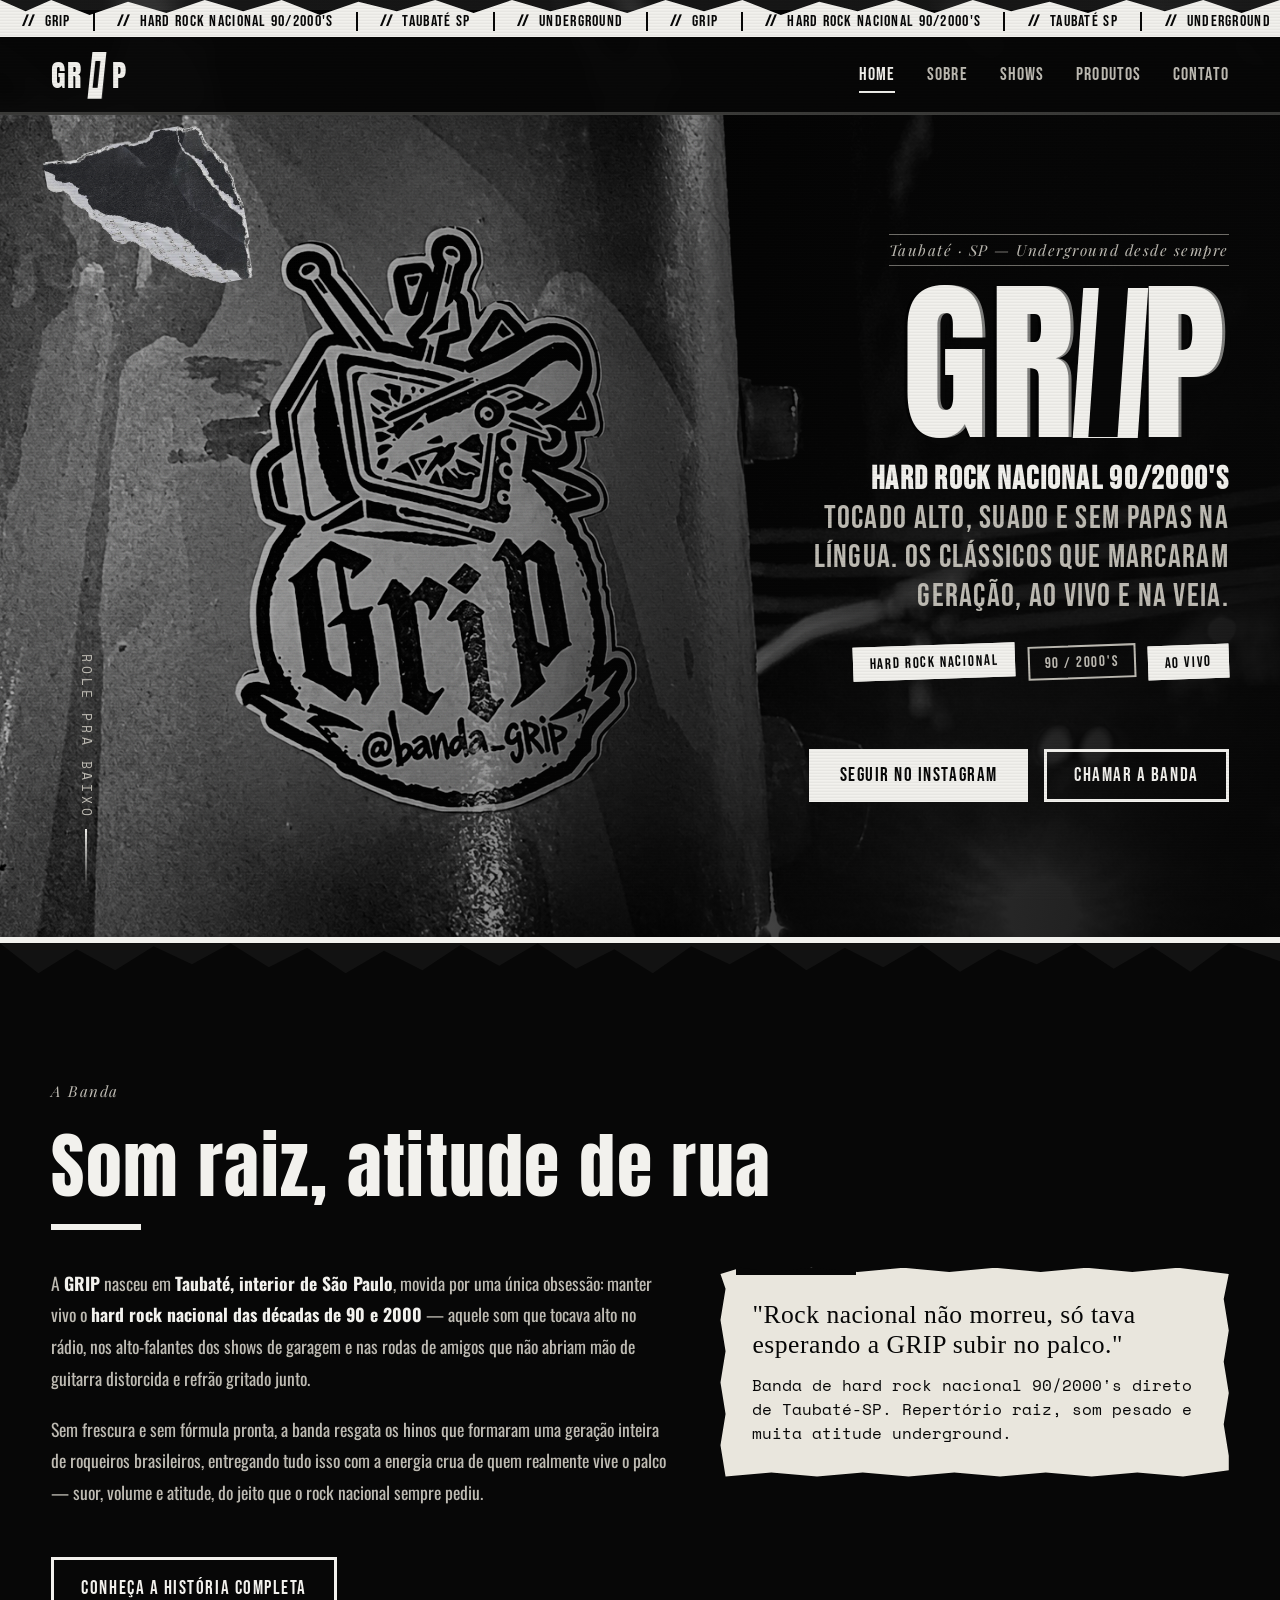
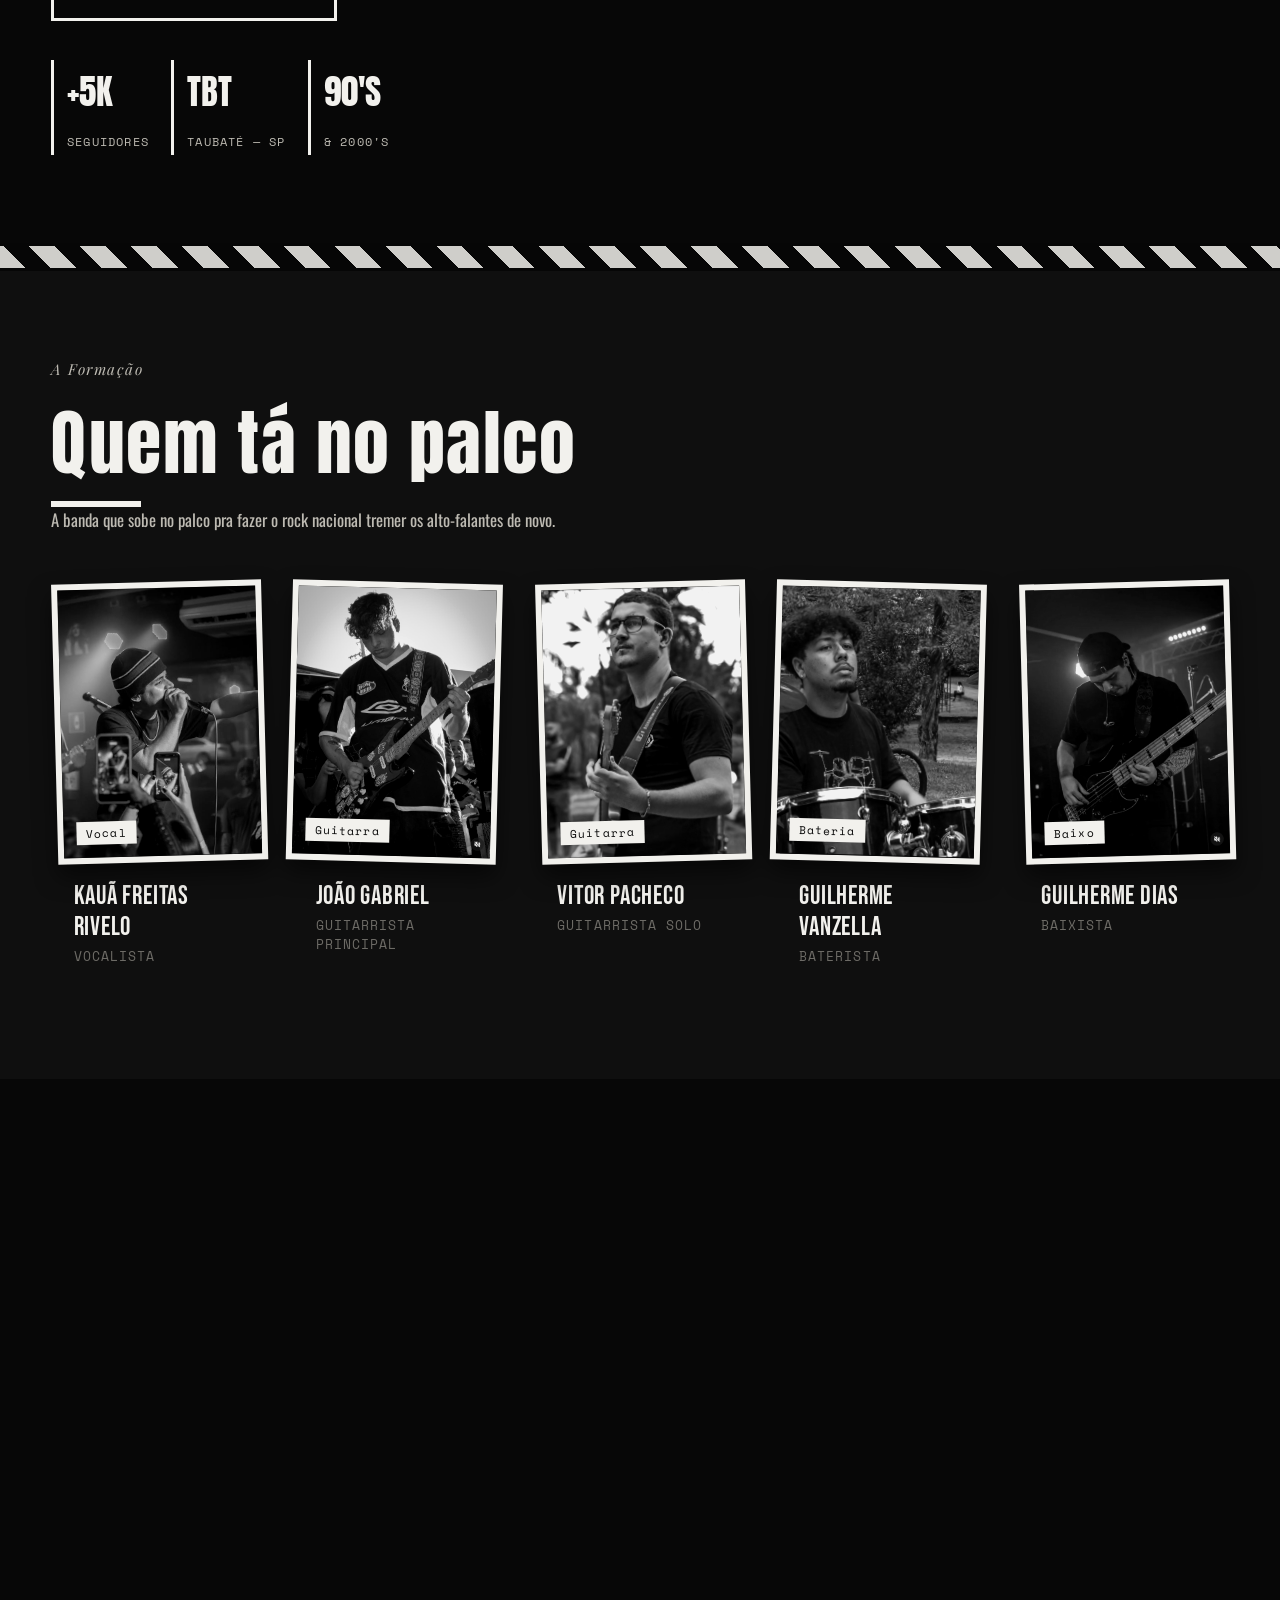
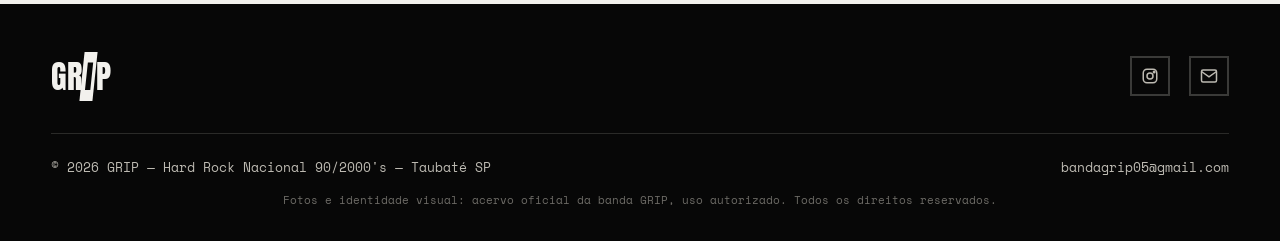
<file: index.html>
<!DOCTYPE html>
<html lang="pt-BR">
<head>
<meta charset="UTF-8">
<meta name="viewport" content="width=device-width, initial-scale=1.0">
<title>GRIP — Hard Rock Nacional 90/2000's | Taubaté SP</title>
<meta name="description" content="GRIP é uma banda de hard rock nacional 90/2000's de Taubaté-SP. Som raiz, atitude underground e os maiores hits do rock brasileiro ao vivo.">
<link rel="icon" href="data:,">
<link rel="stylesheet" href="css/style.css">
</head>
<body>

<div class="page-bg" aria-hidden="true"><img src="img/home.jpg" alt=""></div>

<div class="tracking-glitch"></div>

<div class="ticker">
  <div class="ticker__track">
    <span>GRIP</span><span>HARD ROCK NACIONAL 90/2000'S</span><span>TAUBATÉ SP</span><span>UNDERGROUND</span>
    <span>GRIP</span><span>HARD ROCK NACIONAL 90/2000'S</span><span>TAUBATÉ SP</span><span>UNDERGROUND</span>
  </div>
</div>

<header class="site-header">
  <nav class="nav container">
    <a href="index.html" class="nav__logo">GR<span>I</span>P</a>
    <button class="nav__toggle" aria-label="Abrir menu" aria-expanded="false"><span></span></button>
    <ul class="nav__links">
      <li><a href="index.html">Home</a></li>
      <li><a href="sobre.html">Sobre</a></li>
      <li><a href="shows.html">Shows</a></li>
      <li><a href="produtos.html">Produtos</a></li>
      <li><a href="contato.html">Contato</a></li>
    </ul>
  </nav>
</header>

<main>

  <!-- HERO -->
  <section class="hero">
    <div class="hero__bg" aria-hidden="true"><img src="img/grip-hero.png" alt=""></div>
    <div class="paper-corner paper-corner--hero" aria-hidden="true"></div>
    <div class="container hero__inner">
      <span class="hero__eyebrow">Taubaté · SP — Underground desde sempre</span>
      <h1 class="hero__title">GR<em>I</em>P</h1>
      <p class="hero__tagline">
        <strong>Hard rock nacional 90/2000's</strong> tocado alto, suado e sem papas na língua.
        Os clássicos que marcaram geração, ao vivo e na veia.
      </p>
      <div class="hero__meta">
        <span class="badge badge--red">HARD ROCK NACIONAL</span>
        <span class="badge badge--mustard">90 / 2000's</span>
        <span class="badge badge--red">AO VIVO</span>
      </div>
      <div class="btn-row mt-lg">
        <a class="btn btn--fill" href="https://www.instagram.com/banda_grip/" target="_blank" rel="noopener">Seguir no Instagram</a>
        <a class="btn" href="contato.html">Chamar a Banda</a>
      </div>
    </div>
    <span class="hero__scroll">ROLE PRA BAIXO</span>
  </section>

  <div class="torn-divider"></div>

  <!-- SOBRE TEASER -->
  <section class="section">
    <div class="container">
      <div class="section-head reveal">
        <span class="section-head__kicker">A Banda</span>
        <h2 class="section-head__title">Som raiz, atitude de rua</h2>
      </div>

      <div class="bio">
        <div class="bio__text reveal">
          <p>
            A <strong>GRIP</strong> nasceu em <strong>Taubaté, interior de São Paulo</strong>, movida por uma única obsessão:
            manter vivo o <strong>hard rock nacional das décadas de 90 e 2000</strong> — aquele som que tocava alto no rádio,
            nos alto-falantes dos shows de garagem e nas rodas de amigos que não abriam mão de guitarra distorcida e refrão gritado junto.
          </p>
          <p>
            Sem frescura e sem fórmula pronta, a banda resgata os hinos que formaram uma geração inteira de roqueiros brasileiros,
            entregando tudo isso com a energia crua de quem realmente vive o palco — suor, volume e atitude, do jeito que o rock nacional sempre pediu.
          </p>
          <a class="btn mt-lg" href="sobre.html">Conheça a história completa</a>

          <div class="bio__stats">
            <div class="stat">
              <span class="stat__num">+5K</span>
              <span class="stat__label">Seguidores</span>
            </div>
            <div class="stat">
              <span class="stat__num">TBT</span>
              <span class="stat__label">Taubaté — SP</span>
            </div>
            <div class="stat">
              <span class="stat__num">90'S</span>
              <span class="stat__label">& 2000's</span>
            </div>
          </div>
        </div>

        <div class="bio__clip reveal">
          <h3>"Rock nacional não morreu, só tava esperando a GRIP subir no palco."</h3>
          <p>Banda de hard rock nacional 90/2000's direto de Taubaté-SP. Repertório raiz, som pesado e muita atitude underground.</p>
        </div>
      </div>
    </div>
  </section>

  <div class="divider--tape"></div>

  <!-- INTEGRANTES TEASER -->
  <section class="section section--over-photo">
    <div class="container">
      <div class="section-head reveal">
        <span class="section-head__kicker">A Formação</span>
        <h2 class="section-head__title">Quem tá no palco</h2>
        <p class="section-head__sub">A banda que sobe no palco pra fazer o rock nacional tremer os alto-falantes de novo.</p>
      </div>

      <div class="carousel reveal">
        <button class="carousel__btn carousel__btn--prev" aria-label="Integrante anterior">&#8249;</button>
        <div class="carousel__track">

          <article class="carousel__slide member-card">
            <div class="member-card__photo tv-frame">
              <span class="member-card__role">Vocal</span>
              <img class="tv-frame__photo" src="img/vocalista.jpg" alt="Kauã Freitas Rivelo cantando ao vivo">
            </div>
            <div class="member-card__body">
              <h3 class="member-card__name">Kauã Freitas Rivelo</h3>
              <p class="member-card__instrument">Vocalista</p>
            </div>
          </article>

          <article class="carousel__slide member-card">
            <div class="member-card__photo tv-frame">
              <span class="member-card__role">Guitarra</span>
              <img class="tv-frame__photo" src="img/guitarrista-principal.jpg" alt="J. Gabris tocando guitarra">
            </div>
            <div class="member-card__body">
              <h3 class="member-card__name">João Gabriel</h3>
              <p class="member-card__instrument">Guitarrista Principal</p>
            </div>
          </article>

          <article class="carousel__slide member-card">
            <div class="member-card__photo tv-frame">
              <span class="member-card__role">Guitarra</span>
              <img class="tv-frame__photo" src="img/guitarrista-solo.jpg" alt="O Pacheco tocando guitarra">
            </div>
            <div class="member-card__body">
              <h3 class="member-card__name">Vitor Pacheco</h3>
              <p class="member-card__instrument">Guitarrista Solo</p>
            </div>
          </article>

          <article class="carousel__slide member-card">
            <div class="member-card__photo tv-frame">
              <span class="member-card__role">Bateria</span>
              <img class="tv-frame__photo" src="img/baterista.jpg" alt="Baterista da GRIP">
            </div>
            <div class="member-card__body">
              <h3 class="member-card__name">Guilherme Vanzella</h3>
              <p class="member-card__instrument">Baterista</p>
            </div>
          </article>

          <article class="carousel__slide member-card">
            <div class="member-card__photo tv-frame">
              <span class="member-card__role">Baixo</span>
              <img class="tv-frame__photo" src="img/baixista.jpg" alt="Baixista da GRIP">
            </div>
            <div class="member-card__body">
              <h3 class="member-card__name">Guilherme Dias</h3>
              <p class="member-card__instrument">Baixista</p>
            </div>
          </article>

        </div>
        <button class="carousel__btn carousel__btn--next" aria-label="Próximo integrante">&#8250;</button>
        <div class="carousel__counter"><strong data-current>01</strong> / <span data-total>05</span></div>
      </div>
    </div>
  </section>

  <!-- CHAMADA SHOWS -->
  <section class="section">
    <div class="container">
      <div class="shows-cta reveal">
        <span class="badge badge--mustard">Agenda</span>
        <h3>Quer ver a GRIP ao vivo?</h3>
        <p>Datas e locais de show são anunciados em primeira mão no Instagram da banda. Segue lá pra não perder o próximo rolê.</p>
        <div class="btn-row">
          <a class="btn btn--fill" href="https://www.instagram.com/banda_grip/" target="_blank" rel="noopener">Ver agenda no Instagram</a>
          <a class="btn" href="shows.html">Página de shows</a>
        </div>
      </div>
    </div>
  </section>

</main>

<footer class="site-footer">
  <div class="container footer-inner">
    <div class="footer-logo">GR<span>I</span>P</div>
    <div class="footer-social">
      <a href="https://www.instagram.com/banda_grip/" target="_blank" rel="noopener" aria-label="Instagram">
        <svg viewBox="0 0 24 24" fill="none" stroke="currentColor" stroke-width="2"><rect x="3" y="3" width="18" height="18" rx="5"/><circle cx="12" cy="12" r="4"/><circle cx="17.5" cy="6.5" r="1"/></svg>
      </a>
      <a href="mailto:bandagrip05@gmail.com" aria-label="E-mail">
        <svg viewBox="0 0 24 24" fill="none" stroke="currentColor" stroke-width="2"><rect x="2" y="4" width="20" height="16" rx="2"/><path d="m2 6 10 7 10-7"/></svg>
      </a>
    </div>
  </div>
  <div class="container footer-bottom">
    <span>&copy; <span data-year></span> GRIP — Hard Rock Nacional 90/2000's — Taubaté SP</span>
    <span>bandagrip05@gmail.com</span>
  </div>
  <div class="container footer-credits">
    Fotos e identidade visual: acervo oficial da banda GRIP, uso autorizado. Todos os direitos reservados.
  </div>
</footer>

<script src="js/main.js"></script>
</body>
</html>
</file>
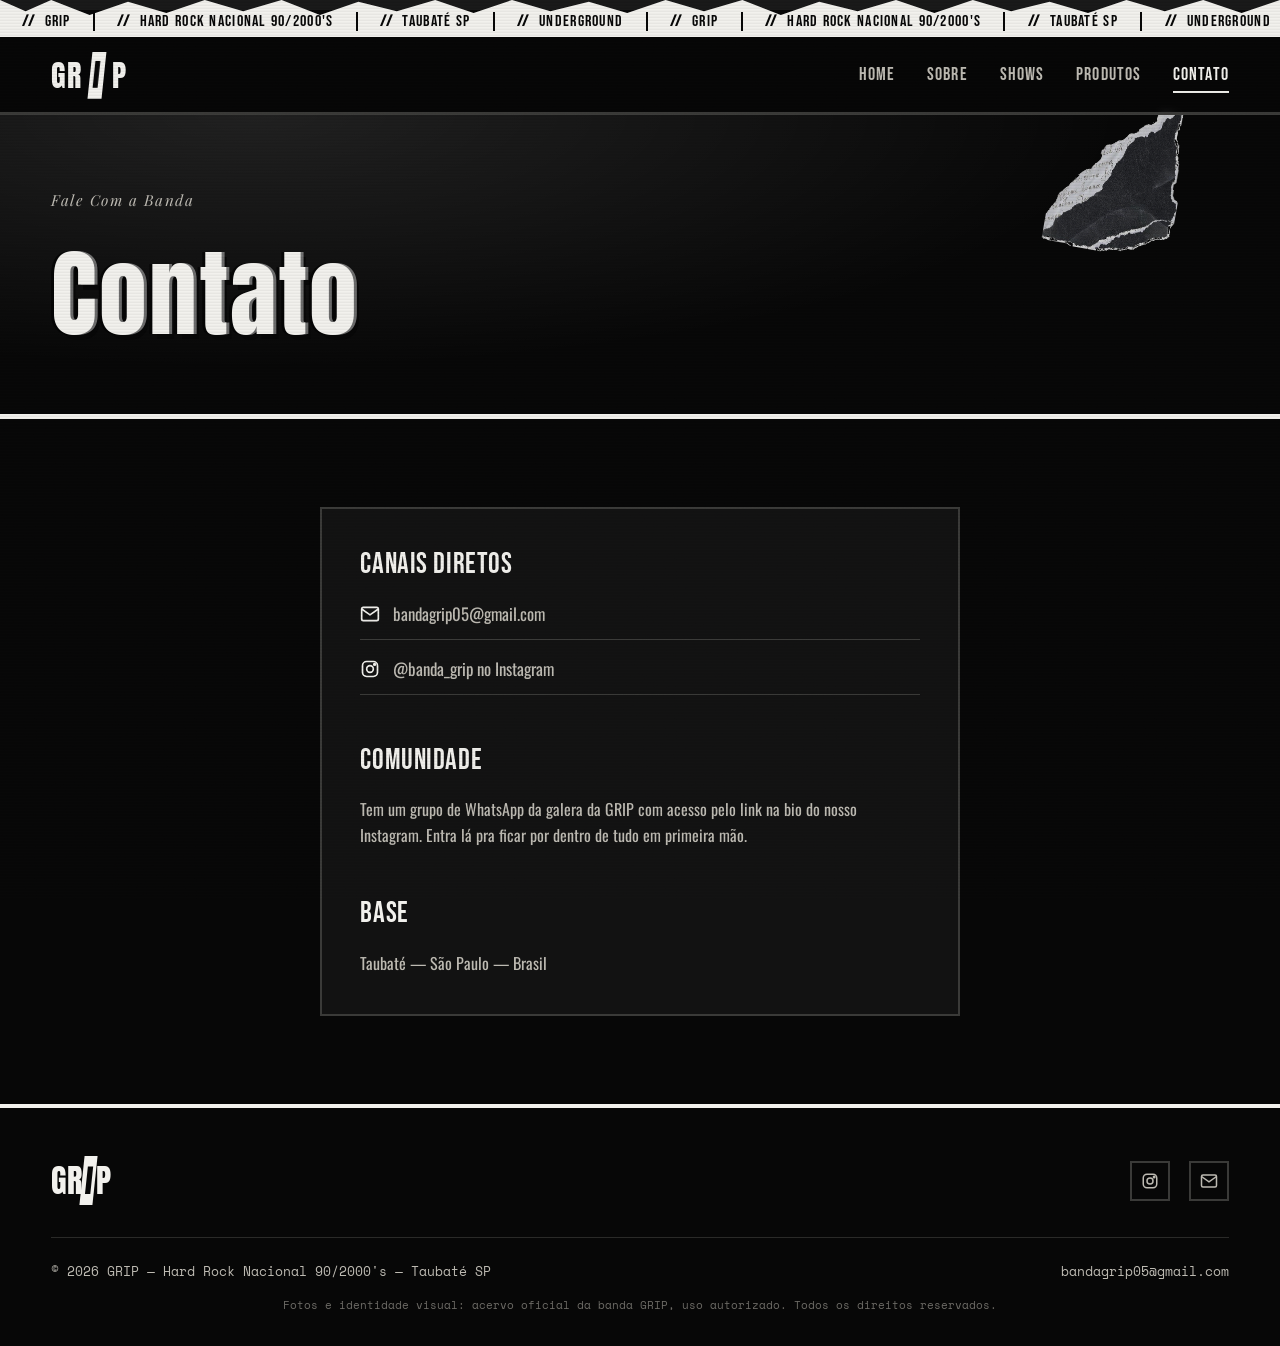
<file: contato.html>
<!DOCTYPE html>
<html lang="pt-BR">
<head>
<meta charset="UTF-8">
<meta name="viewport" content="width=device-width, initial-scale=1.0">
<title>Contato | GRIP — Hard Rock Nacional 90/2000's</title>
<meta name="description" content="Fale com a GRIP para contratações, parcerias e imprensa. Banda de hard rock nacional 90/2000's de Taubaté-SP.">
<link rel="icon" href="data:,">
<link rel="stylesheet" href="css/style.css">
</head>
<body>

<div class="tracking-glitch"></div>

<div class="ticker">
  <div class="ticker__track">
    <span>GRIP</span><span>HARD ROCK NACIONAL 90/2000'S</span><span>TAUBATÉ SP</span><span>UNDERGROUND</span>
    <span>GRIP</span><span>HARD ROCK NACIONAL 90/2000'S</span><span>TAUBATÉ SP</span><span>UNDERGROUND</span>
  </div>
</div>

<header class="site-header">
  <nav class="nav container">
    <a href="index.html" class="nav__logo">GR<span>I</span>P</a>
    <button class="nav__toggle" aria-label="Abrir menu" aria-expanded="false"><span></span></button>
    <ul class="nav__links">
      <li><a href="index.html">Home</a></li>
      <li><a href="sobre.html">Sobre</a></li>
      <li><a href="shows.html">Shows</a></li>
      <li><a href="produtos.html">Produtos</a></li>
      <li><a href="contato.html">Contato</a></li>
    </ul>
  </nav>
</header>

<main>

  <section class="page-hero">
    <div class="paper-corner" aria-hidden="true"></div>
    <div class="container">
      <span class="page-hero__kicker">Fale Com a Banda</span>
      <h1 class="page-hero__title">Contato</h1>
    </div>
  </section>

  <section class="section">
    <div class="container">
      <div class="contact-grid">

        <div class="contact-card reveal">
          <h3>Canais Diretos</h3>
          <div class="contact-list">
            <a href="mailto:bandagrip05@gmail.com">
              <svg viewBox="0 0 24 24" fill="none" stroke-width="2"><rect x="2" y="4" width="20" height="16" rx="2"/><path d="m2 6 10 7 10-7"/></svg>
              bandagrip05@gmail.com
            </a>
            <a href="https://www.instagram.com/banda_grip/" target="_blank" rel="noopener">
              <svg viewBox="0 0 24 24" fill="none" stroke-width="2"><rect x="3" y="3" width="18" height="18" rx="5"/><circle cx="12" cy="12" r="4"/><circle cx="17.5" cy="6.5" r="1"/></svg>
              @banda_grip no Instagram
            </a>
          </div>

          <h3 class="mt-lg">Comunidade</h3>
          <p style="color:var(--paper-dim); line-height:1.6;">
            Tem um grupo de WhatsApp da galera da GRIP com acesso pelo link na bio do nosso Instagram.
            Entra lá pra ficar por dentro de tudo em primeira mão.
          </p>

          <h3 class="mt-lg">Base</h3>
          <p style="color:var(--paper-dim); line-height:1.6;">Taubaté — São Paulo — Brasil</p>
        </div>

      </div>
    </div>
  </section>

</main>

<footer class="site-footer">
  <div class="container footer-inner">
    <div class="footer-logo">GR<span>I</span>P</div>
    <div class="footer-social">
      <a href="https://www.instagram.com/banda_grip/" target="_blank" rel="noopener" aria-label="Instagram">
        <svg viewBox="0 0 24 24" fill="none" stroke="currentColor" stroke-width="2"><rect x="3" y="3" width="18" height="18" rx="5"/><circle cx="12" cy="12" r="4"/><circle cx="17.5" cy="6.5" r="1"/></svg>
      </a>
      <a href="mailto:bandagrip05@gmail.com" aria-label="E-mail">
        <svg viewBox="0 0 24 24" fill="none" stroke="currentColor" stroke-width="2"><rect x="2" y="4" width="20" height="16" rx="2"/><path d="m2 6 10 7 10-7"/></svg>
      </a>
    </div>
  </div>
  <div class="container footer-bottom">
    <span>&copy; <span data-year></span> GRIP — Hard Rock Nacional 90/2000's — Taubaté SP</span>
    <span>bandagrip05@gmail.com</span>
  </div>
  <div class="container footer-credits">
    Fotos e identidade visual: acervo oficial da banda GRIP, uso autorizado. Todos os direitos reservados.
  </div>
</footer>

<script src="js/main.js"></script>
</body>
</html>
</file>
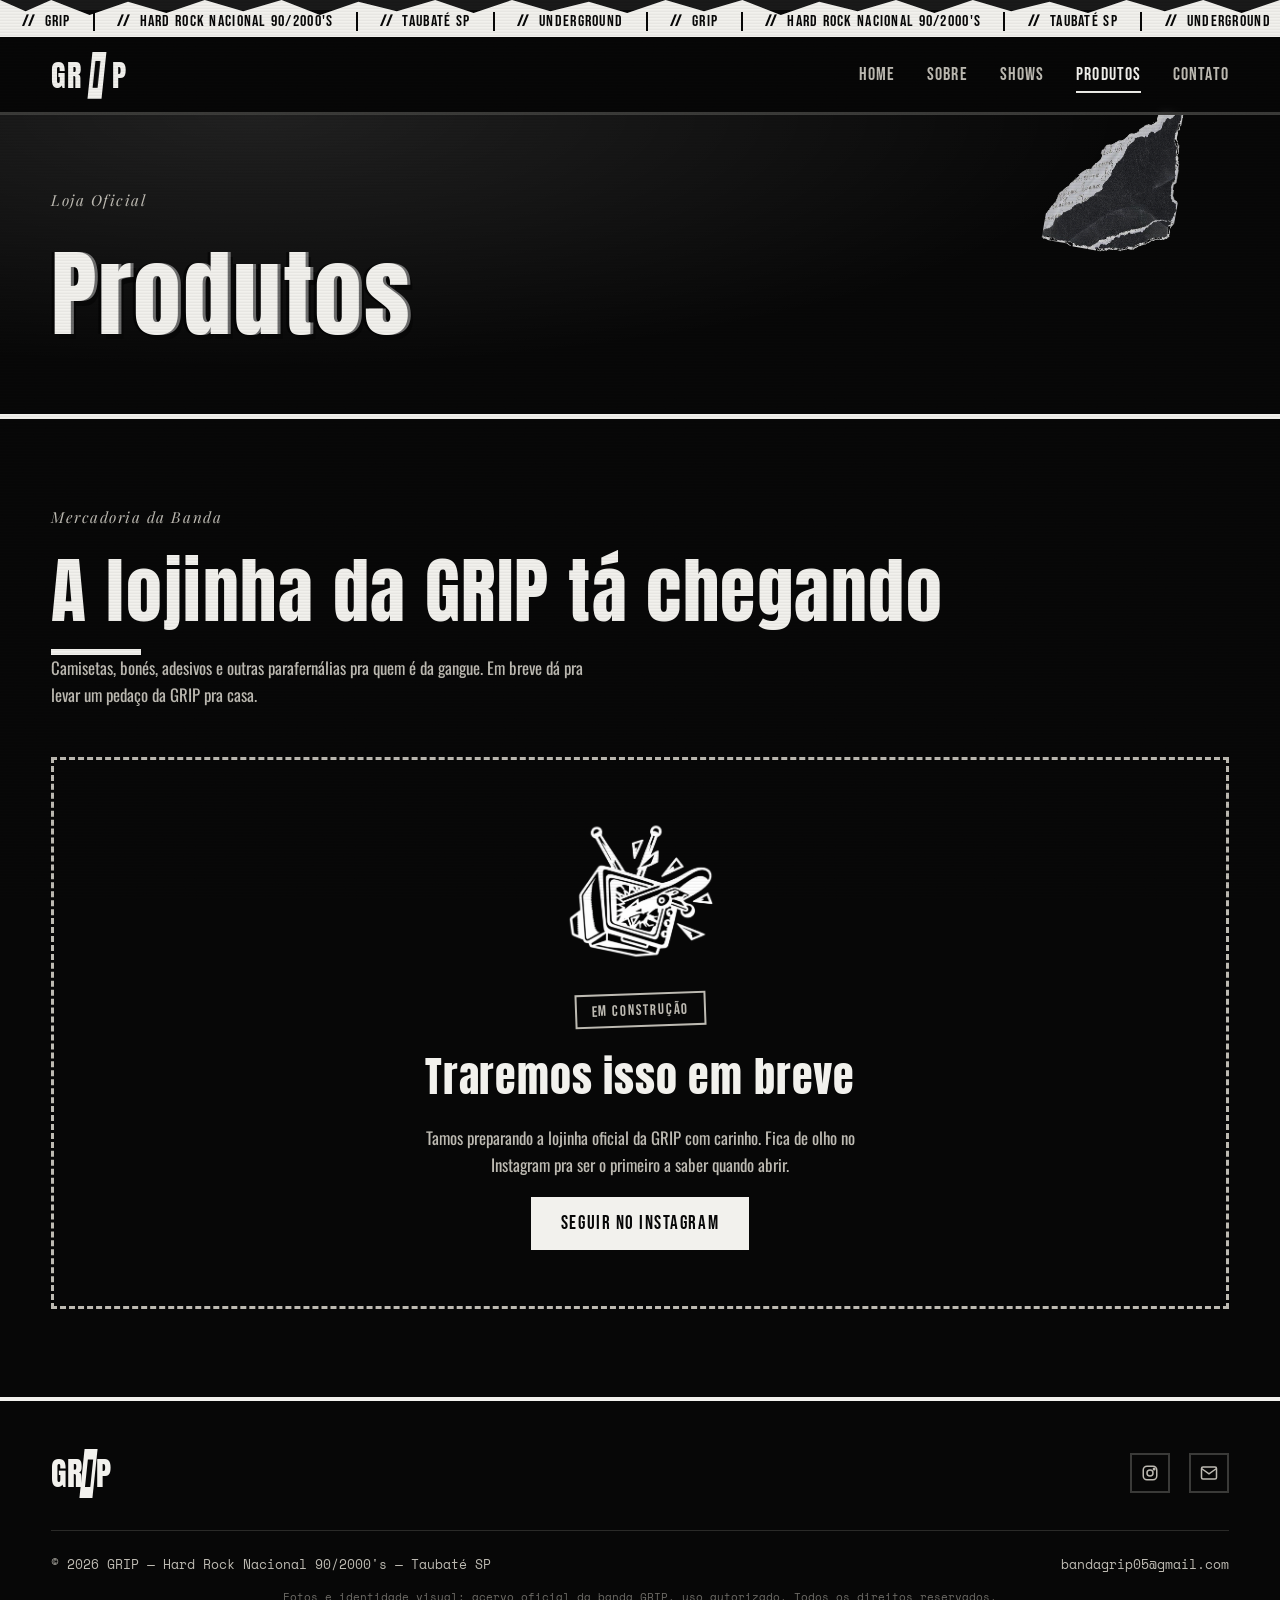
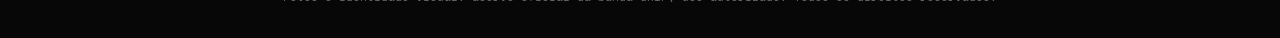
<file: produtos.html>
<!DOCTYPE html>
<html lang="pt-BR">
<head>
<meta charset="UTF-8">
<meta name="viewport" content="width=device-width, initial-scale=1.0">
<title>Produtos | GRIP — Hard Rock Nacional 90/2000's</title>
<meta name="description" content="Loja oficial da GRIP, banda de hard rock nacional 90/2000's de Taubaté-SP. Camisetas, bonés e mais — em breve.">
<link rel="icon" href="data:,">
<link rel="stylesheet" href="css/style.css">
</head>
<body>

<div class="tracking-glitch"></div>

<div class="ticker">
  <div class="ticker__track">
    <span>GRIP</span><span>HARD ROCK NACIONAL 90/2000'S</span><span>TAUBATÉ SP</span><span>UNDERGROUND</span>
    <span>GRIP</span><span>HARD ROCK NACIONAL 90/2000'S</span><span>TAUBATÉ SP</span><span>UNDERGROUND</span>
  </div>
</div>

<header class="site-header">
  <nav class="nav container">
    <a href="index.html" class="nav__logo">GR<span>I</span>P</a>
    <button class="nav__toggle" aria-label="Abrir menu" aria-expanded="false"><span></span></button>
    <ul class="nav__links">
      <li><a href="index.html">Home</a></li>
      <li><a href="sobre.html">Sobre</a></li>
      <li><a href="shows.html">Shows</a></li>
      <li><a href="produtos.html">Produtos</a></li>
      <li><a href="contato.html">Contato</a></li>
    </ul>
  </nav>
</header>

<main>

  <section class="page-hero">
    <div class="paper-corner" aria-hidden="true"></div>
    <div class="container">
      <span class="page-hero__kicker">Loja Oficial</span>
      <h1 class="page-hero__title">Produtos</h1>
    </div>
  </section>

  <section class="section">
    <div class="container">
      <div class="section-head reveal">
        <span class="section-head__kicker">Mercadoria da Banda</span>
        <h2 class="section-head__title">A lojinha da GRIP tá chegando</h2>
        <p class="section-head__sub">
          Camisetas, bonés, adesivos e outras parafernálias pra quem é da gangue.
          Em breve dá pra levar um pedaço da GRIP pra casa.
        </p>
      </div>

      <!--
        =================================================================
        CATÁLOGO DE PRODUTOS — EM DESENVOLVIMENTO
        =================================================================
        A loja ainda não está disponível. Quando os produtos e fotos
        estiverem prontos, substituir o bloco ".coming-soon" abaixo por
        um grid nos moldes do rascunho a seguir (reaproveitando o padrão
        visual já usado em .members / .tv-frame no resto do site):

        <div class="product-grid">

          <article class="product-card reveal">
            <div class="product-card__photo tv-frame">
              <img class="tv-frame__photo" src="img/produto-camiseta-preta.jpg" alt="Camiseta preta GRIP">
            </div>
            <div class="product-card__body">
              <h3 class="product-card__name">Camiseta GRIP — Logo Clássico</h3>
              <p class="product-card__desc">100% algodão, estampa frente e costas.</p>
              <p class="product-card__price">R$ 89,90</p>
              <a class="btn btn--fill" href="#">Comprar</a>
            </div>
          </article>

          <article class="product-card reveal">
            <div class="product-card__photo tv-frame">
              <img class="tv-frame__photo" src="img/produto-bone.jpg" alt="Boné GRIP">
            </div>
            <div class="product-card__body">
              <h3 class="product-card__name">Boné GRIP</h3>
              <p class="product-card__desc">Aba curva, bordado frontal.</p>
              <p class="product-card__price">R$ 59,90</p>
              <a class="btn btn--fill" href="#">Comprar</a>
            </div>
          </article>

          <article class="product-card reveal">
            <div class="product-card__photo tv-frame">
              <img class="tv-frame__photo" src="img/produto-adesivos.jpg" alt="Kit de adesivos GRIP">
            </div>
            <div class="product-card__body">
              <h3 class="product-card__name">Kit de Adesivos</h3>
              <p class="product-card__desc">5 adesivos variados, igual o da rua.</p>
              <p class="product-card__price">R$ 19,90</p>
              <a class="btn btn--fill" href="#">Comprar</a>
            </div>
          </article>

          <article class="product-card reveal">
            <div class="product-card__photo tv-frame">
              <img class="tv-frame__photo" src="img/produto-ep-fisico.jpg" alt="EP físico GRIP">
            </div>
            <div class="product-card__body">
              <h3 class="product-card__name">EP Físico — Edição Limitada</h3>
              <p class="product-card__desc">Com encarte, numerado.</p>
              <p class="product-card__price">R$ 69,90</p>
              <a class="btn btn--fill" href="#">Comprar</a>
            </div>
          </article>

        </div>

        CSS correspondente (".product-grid", ".product-card", etc.) já está
        pronto em css/style.css, na seção "PRODUTOS (catálogo futuro)".
        =================================================================
      -->

      <div class="coming-soon reveal">
        <img class="coming-soon__logo" src="img/grip-logo-tv.png" alt="Logo da GRIP">
        <span class="badge badge--mustard">Em Construção</span>
        <h3>Traremos isso em breve</h3>
        <p>Tamos preparando a lojinha oficial da GRIP com carinho. Fica de olho no Instagram pra ser o primeiro a saber quando abrir.</p>
        <div class="btn-row">
          <a class="btn btn--fill" href="https://www.instagram.com/banda_grip/" target="_blank" rel="noopener">Seguir no Instagram</a>
        </div>
      </div>
    </div>
  </section>

</main>

<footer class="site-footer">
  <div class="container footer-inner">
    <div class="footer-logo">GR<span>I</span>P</div>
    <div class="footer-social">
      <a href="https://www.instagram.com/banda_grip/" target="_blank" rel="noopener" aria-label="Instagram">
        <svg viewBox="0 0 24 24" fill="none" stroke="currentColor" stroke-width="2"><rect x="3" y="3" width="18" height="18" rx="5"/><circle cx="12" cy="12" r="4"/><circle cx="17.5" cy="6.5" r="1"/></svg>
      </a>
      <a href="mailto:bandagrip05@gmail.com" aria-label="E-mail">
        <svg viewBox="0 0 24 24" fill="none" stroke="currentColor" stroke-width="2"><rect x="2" y="4" width="20" height="16" rx="2"/><path d="m2 6 10 7 10-7"/></svg>
      </a>
    </div>
  </div>
  <div class="container footer-bottom">
    <span>&copy; <span data-year></span> GRIP — Hard Rock Nacional 90/2000's — Taubaté SP</span>
    <span>bandagrip05@gmail.com</span>
  </div>
  <div class="container footer-credits">
    Fotos e identidade visual: acervo oficial da banda GRIP, uso autorizado. Todos os direitos reservados.
  </div>
</footer>

<script src="js/main.js"></script>
</body>
</html>
</file>
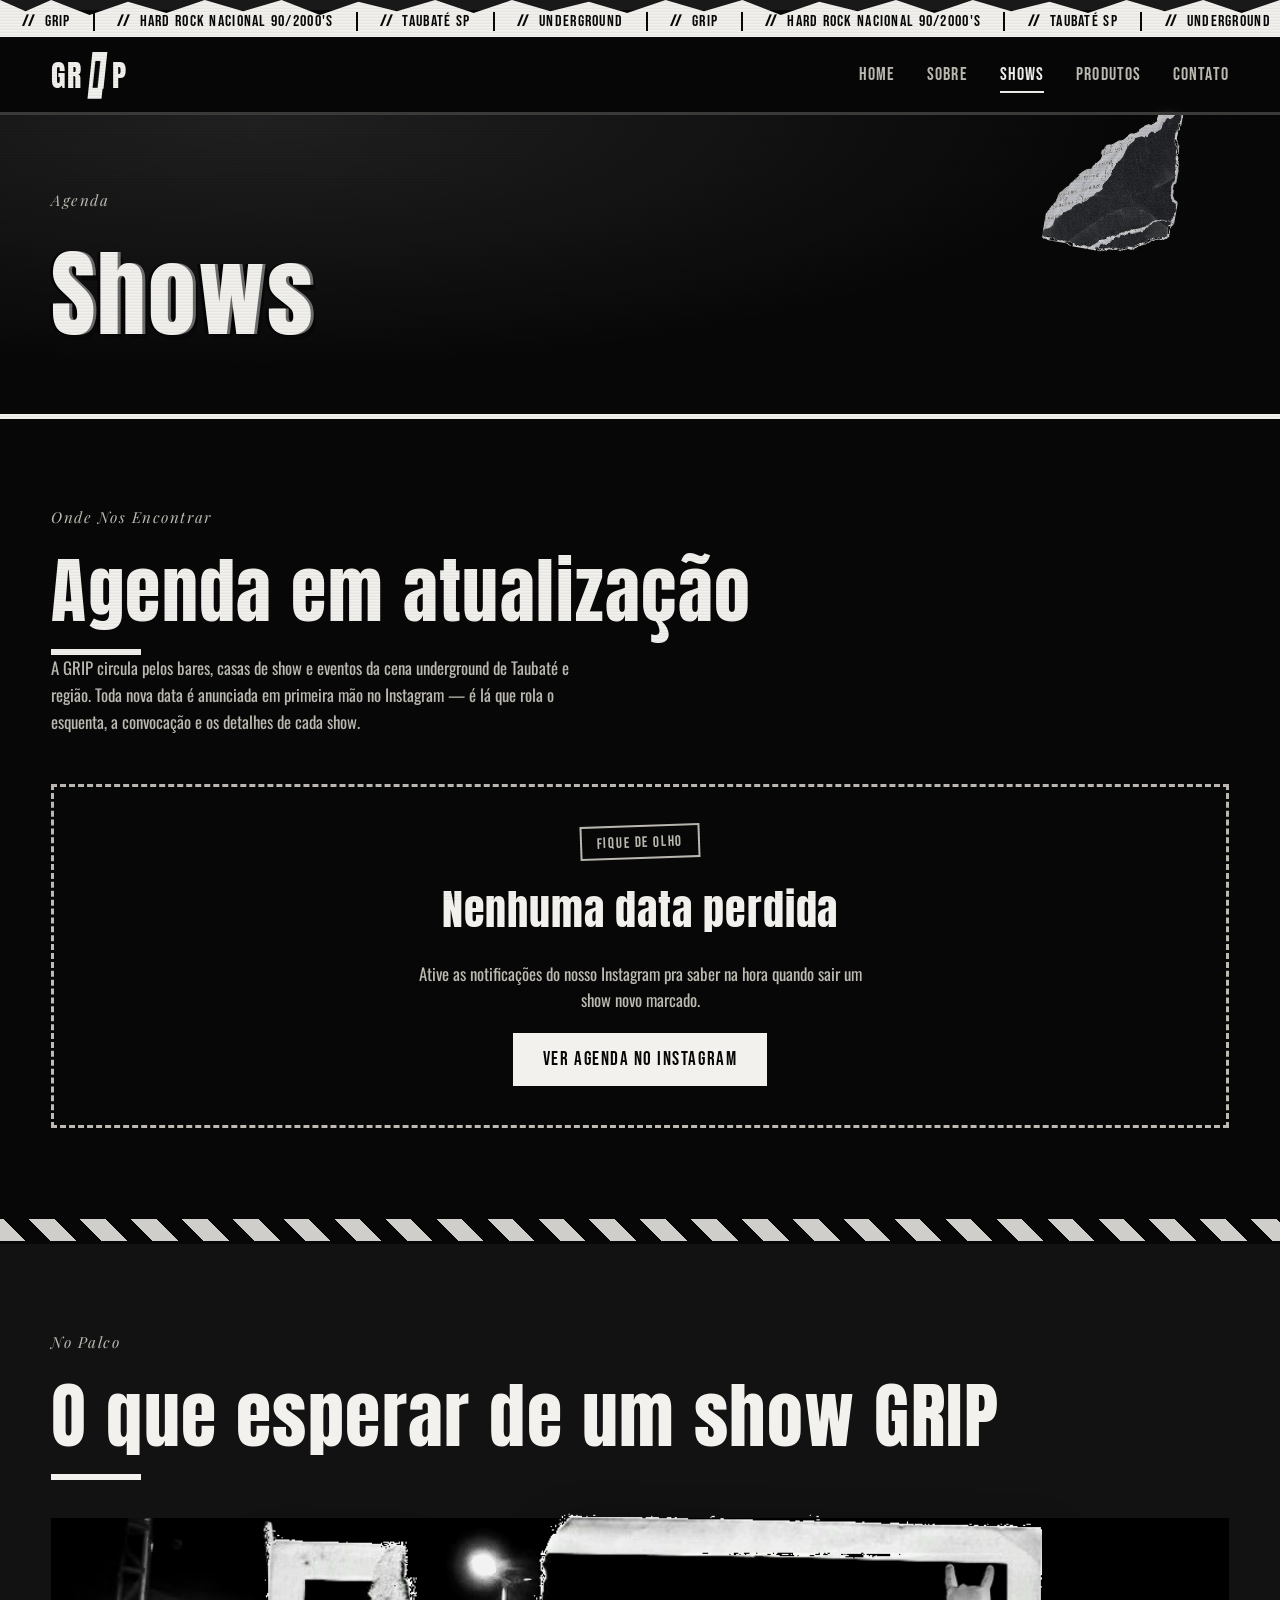
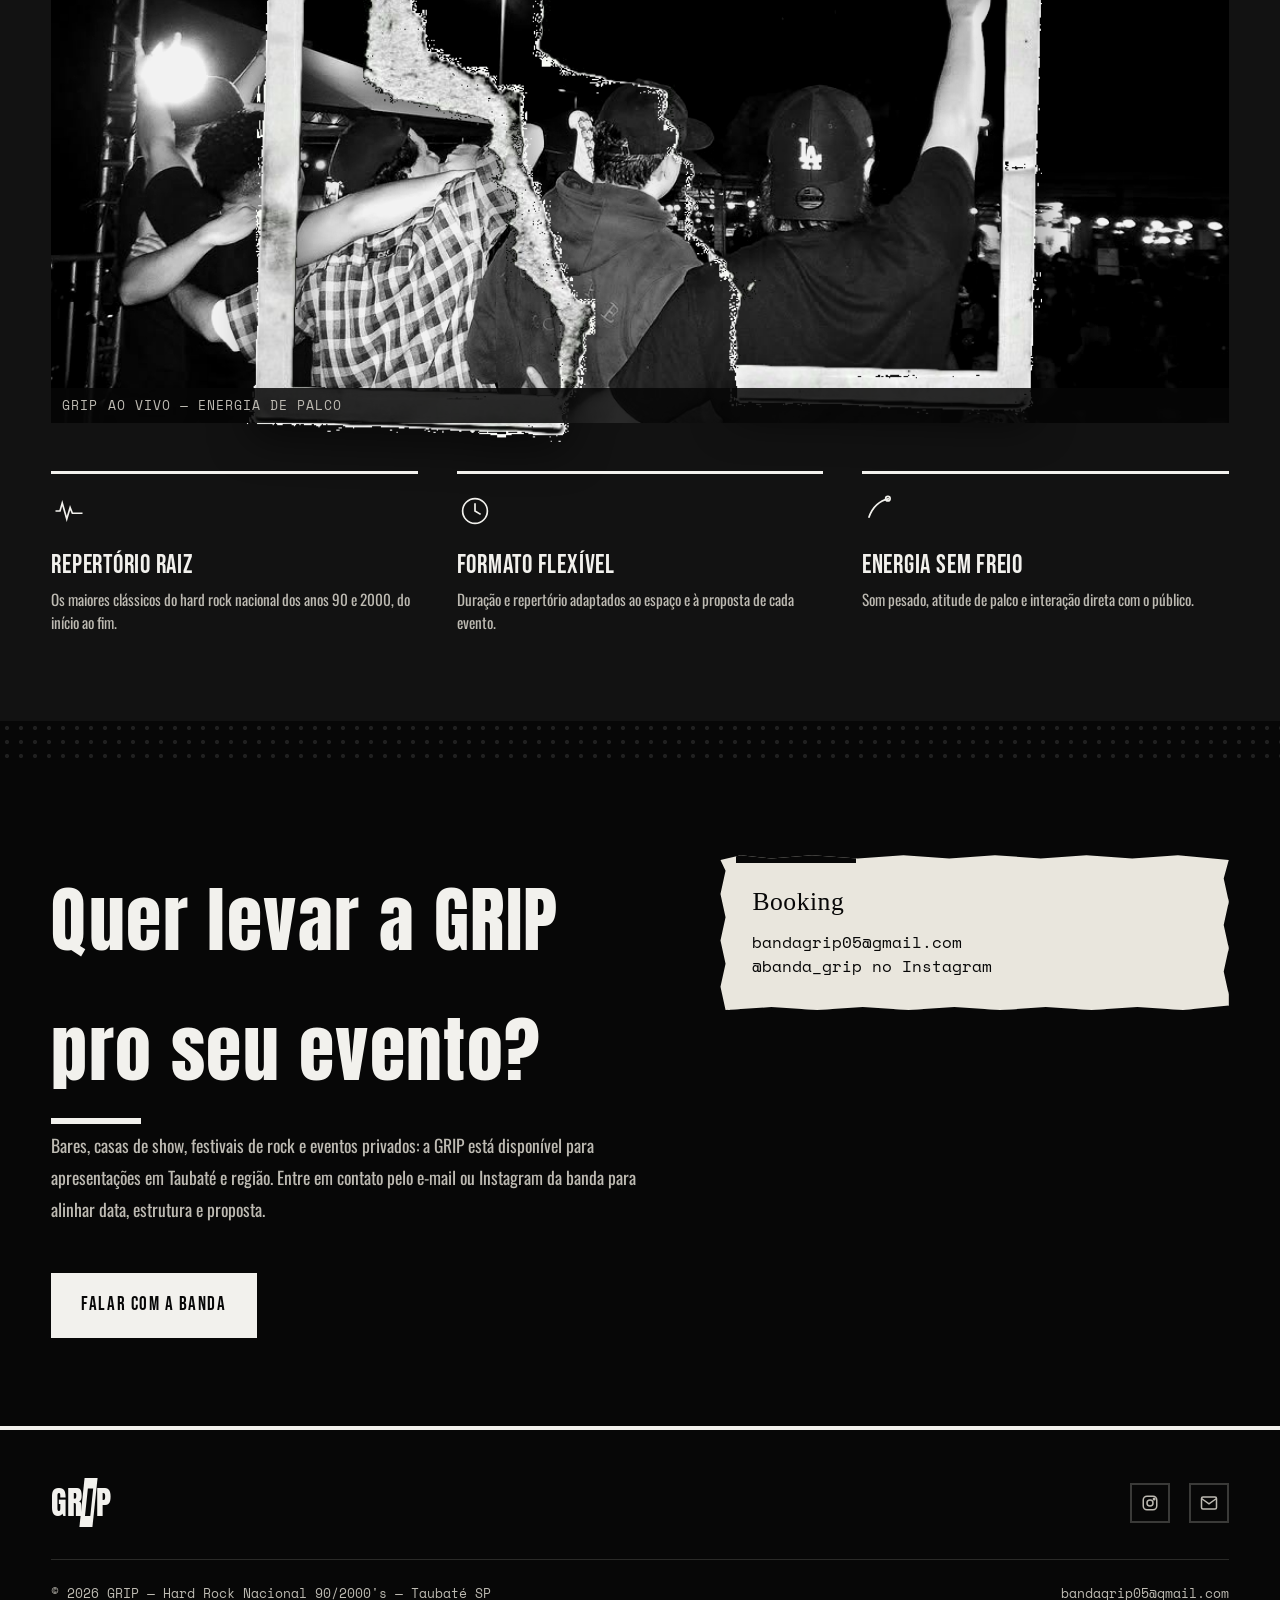
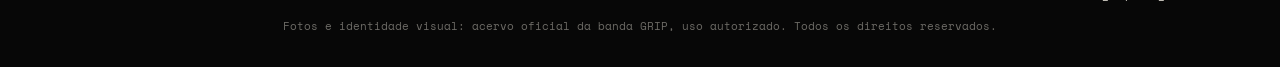
<file: shows.html>
<!DOCTYPE html>
<html lang="pt-BR">
<head>
<meta charset="UTF-8">
<meta name="viewport" content="width=device-width, initial-scale=1.0">
<title>Shows & Agenda | GRIP — Hard Rock Nacional 90/2000's</title>
<meta name="description" content="Agenda de shows da GRIP, banda de hard rock nacional 90/2000's de Taubaté-SP. Contrate a banda para seu evento.">
<link rel="icon" href="data:,">
<link rel="stylesheet" href="css/style.css">
</head>
<body>

<div class="tracking-glitch"></div>

<div class="ticker">
  <div class="ticker__track">
    <span>GRIP</span><span>HARD ROCK NACIONAL 90/2000'S</span><span>TAUBATÉ SP</span><span>UNDERGROUND</span>
    <span>GRIP</span><span>HARD ROCK NACIONAL 90/2000'S</span><span>TAUBATÉ SP</span><span>UNDERGROUND</span>
  </div>
</div>

<header class="site-header">
  <nav class="nav container">
    <a href="index.html" class="nav__logo">GR<span>I</span>P</a>
    <button class="nav__toggle" aria-label="Abrir menu" aria-expanded="false"><span></span></button>
    <ul class="nav__links">
      <li><a href="index.html">Home</a></li>
      <li><a href="sobre.html">Sobre</a></li>
      <li><a href="shows.html">Shows</a></li>
      <li><a href="produtos.html">Produtos</a></li>
      <li><a href="contato.html">Contato</a></li>
    </ul>
  </nav>
</header>

<main>

  <section class="page-hero">
    <div class="paper-corner" aria-hidden="true"></div>
    <div class="container">
      <span class="page-hero__kicker">Agenda</span>
      <h1 class="page-hero__title">Shows</h1>
    </div>
  </section>

  <section class="section">
    <div class="container">
      <div class="section-head reveal">
        <span class="section-head__kicker">Onde Nos Encontrar</span>
        <h2 class="section-head__title">Agenda em atualização</h2>
        <p class="section-head__sub">
          A GRIP circula pelos bares, casas de show e eventos da cena underground de Taubaté e região.
          Toda nova data é anunciada em primeira mão no Instagram — é lá que rola o esquenta, a convocação e os detalhes de cada show.
        </p>
      </div>

      <div class="shows-cta reveal">
        <span class="badge badge--mustard">Fique de Olho</span>
        <h3>Nenhuma data perdida</h3>
        <p>Ative as notificações do nosso Instagram pra saber na hora quando sair um show novo marcado.</p>
        <div class="btn-row">
          <a class="btn btn--fill" href="https://www.instagram.com/banda_grip/" target="_blank" rel="noopener">Ver agenda no Instagram</a>
        </div>
      </div>
    </div>
  </section>

  <div class="divider--tape"></div>

  <!-- O QUE ESPERAR -->
  <section class="section section--alt">
    <div class="container">
      <div class="section-head reveal">
        <span class="section-head__kicker">No Palco</span>
        <h2 class="section-head__title">O que esperar de um show GRIP</h2>
      </div>

      <div class="tv-frame tv-frame--wide reveal">
        <img class="tv-frame__photo" src="img/show-crowd.jpg" alt="Plateia da GRIP vibrando em show">
        <span class="gallery__caption">GRIP ao vivo — energia de palco</span>
      </div>

      <div class="feature-grid">
        <div class="feature-item reveal">
          <svg viewBox="0 0 64 64" fill="none" stroke="#f2f1ed" stroke-width="3"><path d="M8 32h8l4-14 8 28 6-20 4 10h18"/></svg>
          <h3>Repertório Raiz</h3>
          <p>Os maiores clássicos do hard rock nacional dos anos 90 e 2000, do início ao fim.</p>
        </div>
        <div class="feature-item reveal">
          <svg viewBox="0 0 64 64" fill="none" stroke="#f2f1ed" stroke-width="3"><circle cx="32" cy="32" r="22"/><path d="M32 18v14l10 6"/></svg>
          <h3>Formato Flexível</h3>
          <p>Duração e repertório adaptados ao espaço e à proposta de cada evento.</p>
        </div>
        <div class="feature-item reveal">
          <svg viewBox="0 0 64 64" fill="none" stroke="#f2f1ed" stroke-width="3"><path d="M12 44c6-18 18-30 36-34"/><circle cx="46" cy="10" r="4"/></svg>
          <h3>Energia Sem Freio</h3>
          <p>Som pesado, atitude de palco e interação direta com o público.</p>
        </div>
      </div>
    </div>
  </section>

  <div class="divider"></div>

  <!-- BOOKING -->
  <section class="section">
    <div class="container">
      <div class="bio">
        <div class="bio__text reveal">
          <h2 class="section-head__title" style="margin-bottom:1rem;">Quer levar a GRIP pro seu evento?</h2>
          <p>
            Bares, casas de show, festivais de rock e eventos privados: a GRIP está disponível para apresentações
            em Taubaté e região. Entre em contato pelo e-mail ou Instagram da banda para alinhar data, estrutura e proposta.
          </p>
          <a class="btn btn--fill mt-lg" href="contato.html">Falar com a Banda</a>
        </div>
        <div class="bio__clip reveal">
          <h3>Booking</h3>
          <p>bandagrip05@gmail.com<br>@banda_grip no Instagram</p>
        </div>
      </div>
    </div>
  </section>

</main>

<footer class="site-footer">
  <div class="container footer-inner">
    <div class="footer-logo">GR<span>I</span>P</div>
    <div class="footer-social">
      <a href="https://www.instagram.com/banda_grip/" target="_blank" rel="noopener" aria-label="Instagram">
        <svg viewBox="0 0 24 24" fill="none" stroke="currentColor" stroke-width="2"><rect x="3" y="3" width="18" height="18" rx="5"/><circle cx="12" cy="12" r="4"/><circle cx="17.5" cy="6.5" r="1"/></svg>
      </a>
      <a href="mailto:bandagrip05@gmail.com" aria-label="E-mail">
        <svg viewBox="0 0 24 24" fill="none" stroke="currentColor" stroke-width="2"><rect x="2" y="4" width="20" height="16" rx="2"/><path d="m2 6 10 7 10-7"/></svg>
      </a>
    </div>
  </div>
  <div class="container footer-bottom">
    <span>&copy; <span data-year></span> GRIP — Hard Rock Nacional 90/2000's — Taubaté SP</span>
    <span>bandagrip05@gmail.com</span>
  </div>
  <div class="container footer-credits">
    Fotos e identidade visual: acervo oficial da banda GRIP, uso autorizado. Todos os direitos reservados.
  </div>
</footer>

<script src="js/main.js"></script>
</body>
</html>
</file>
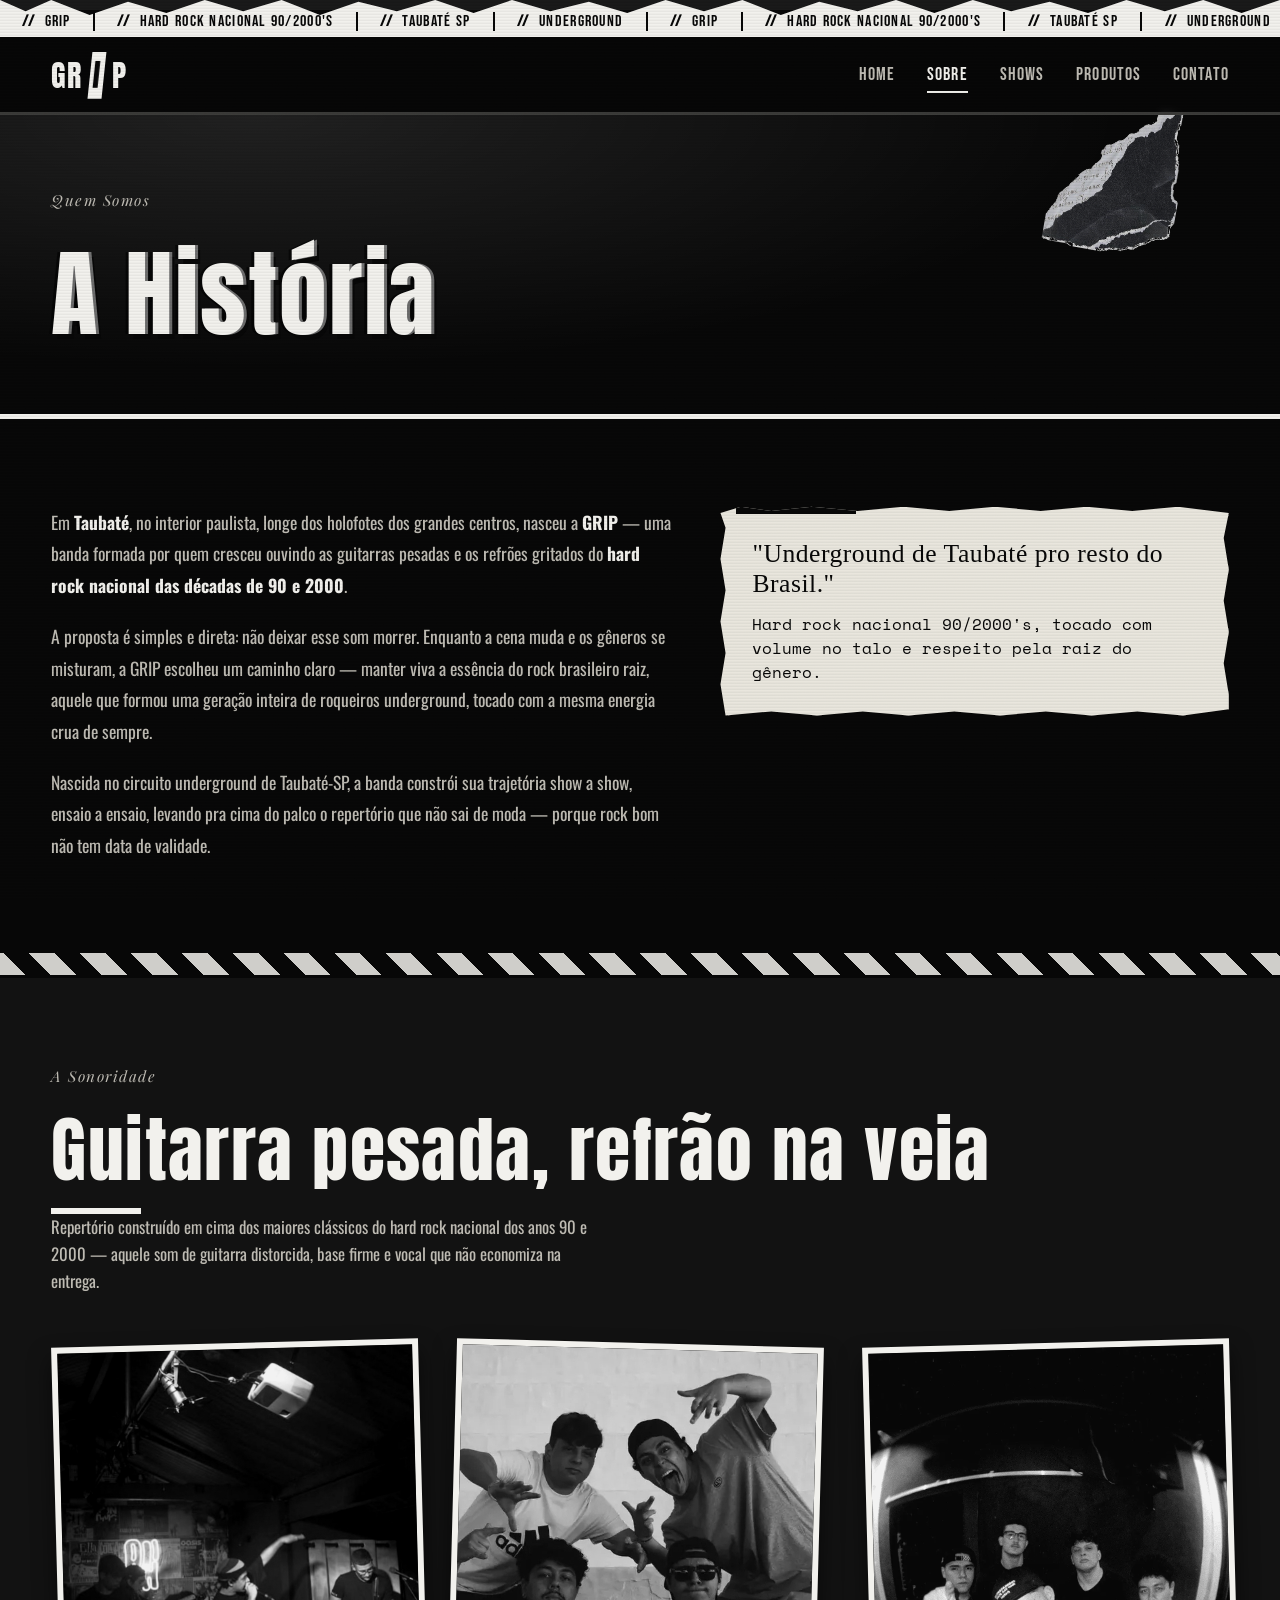
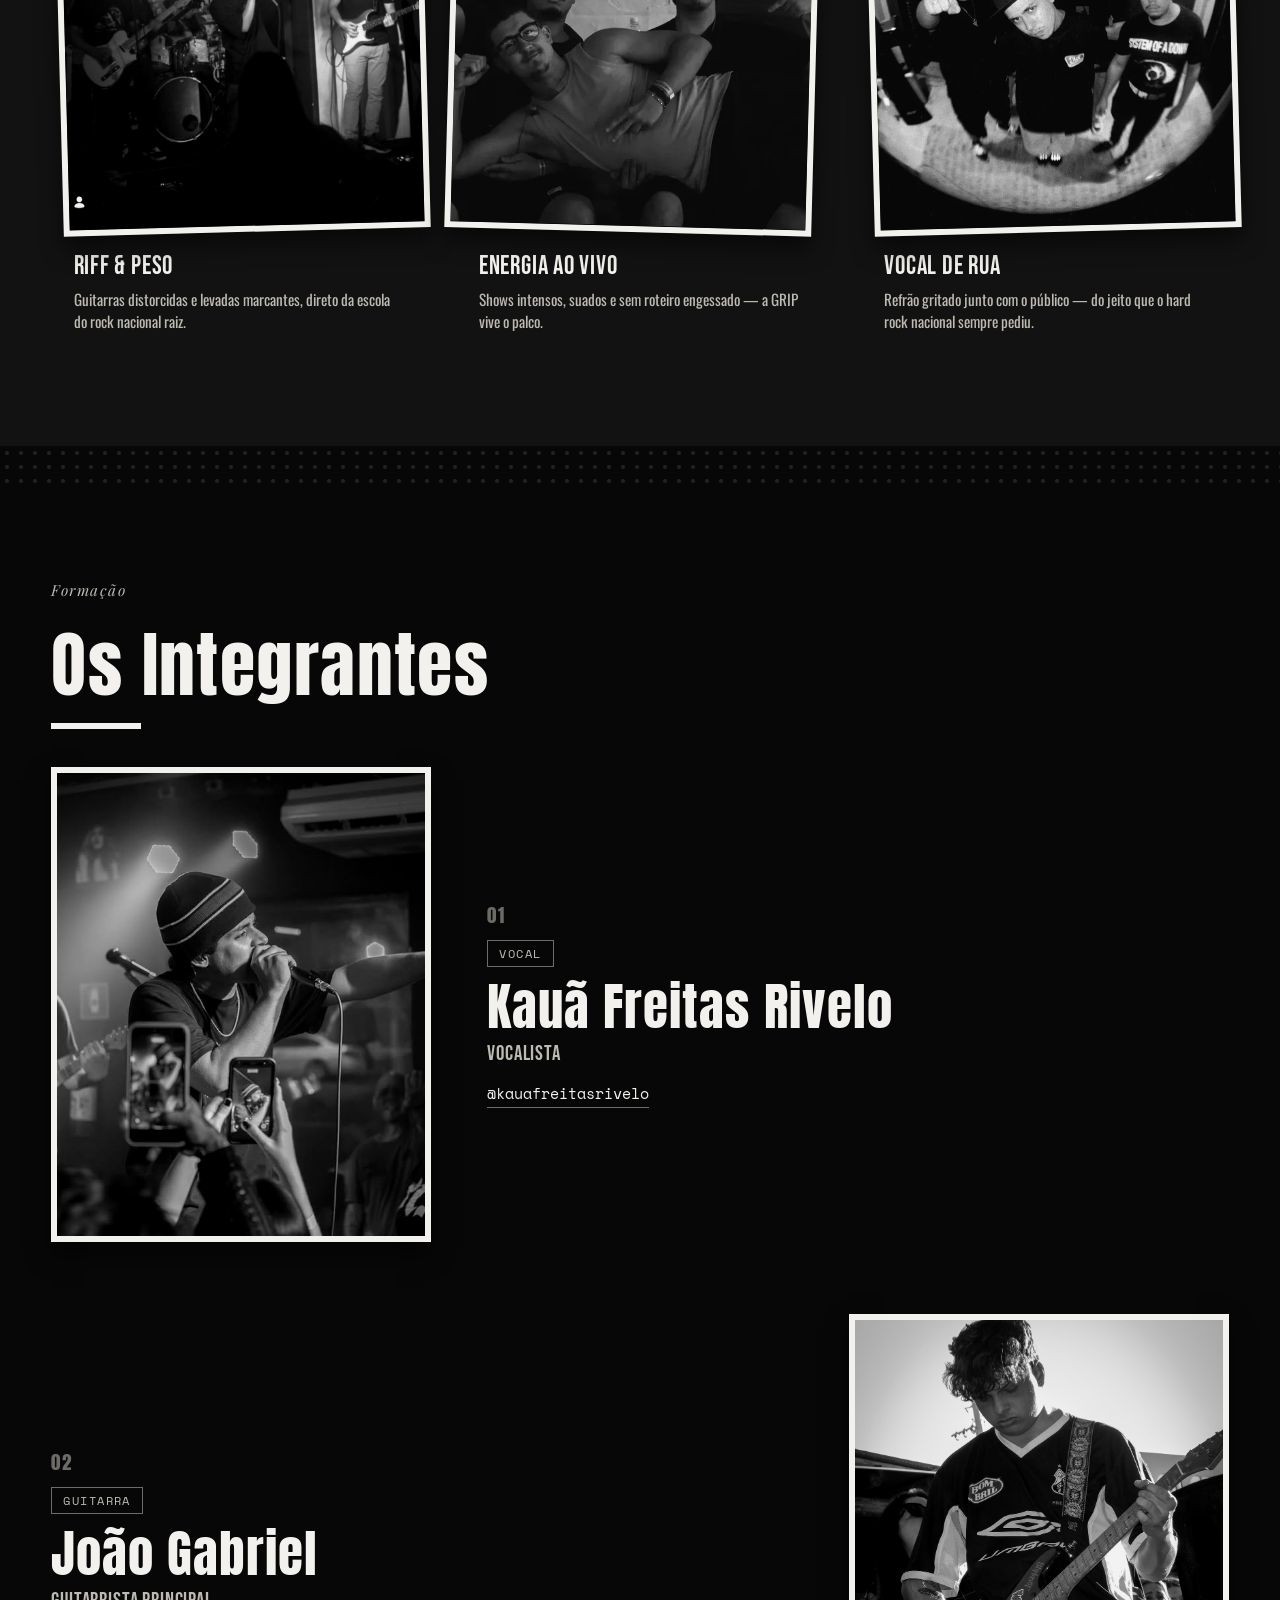
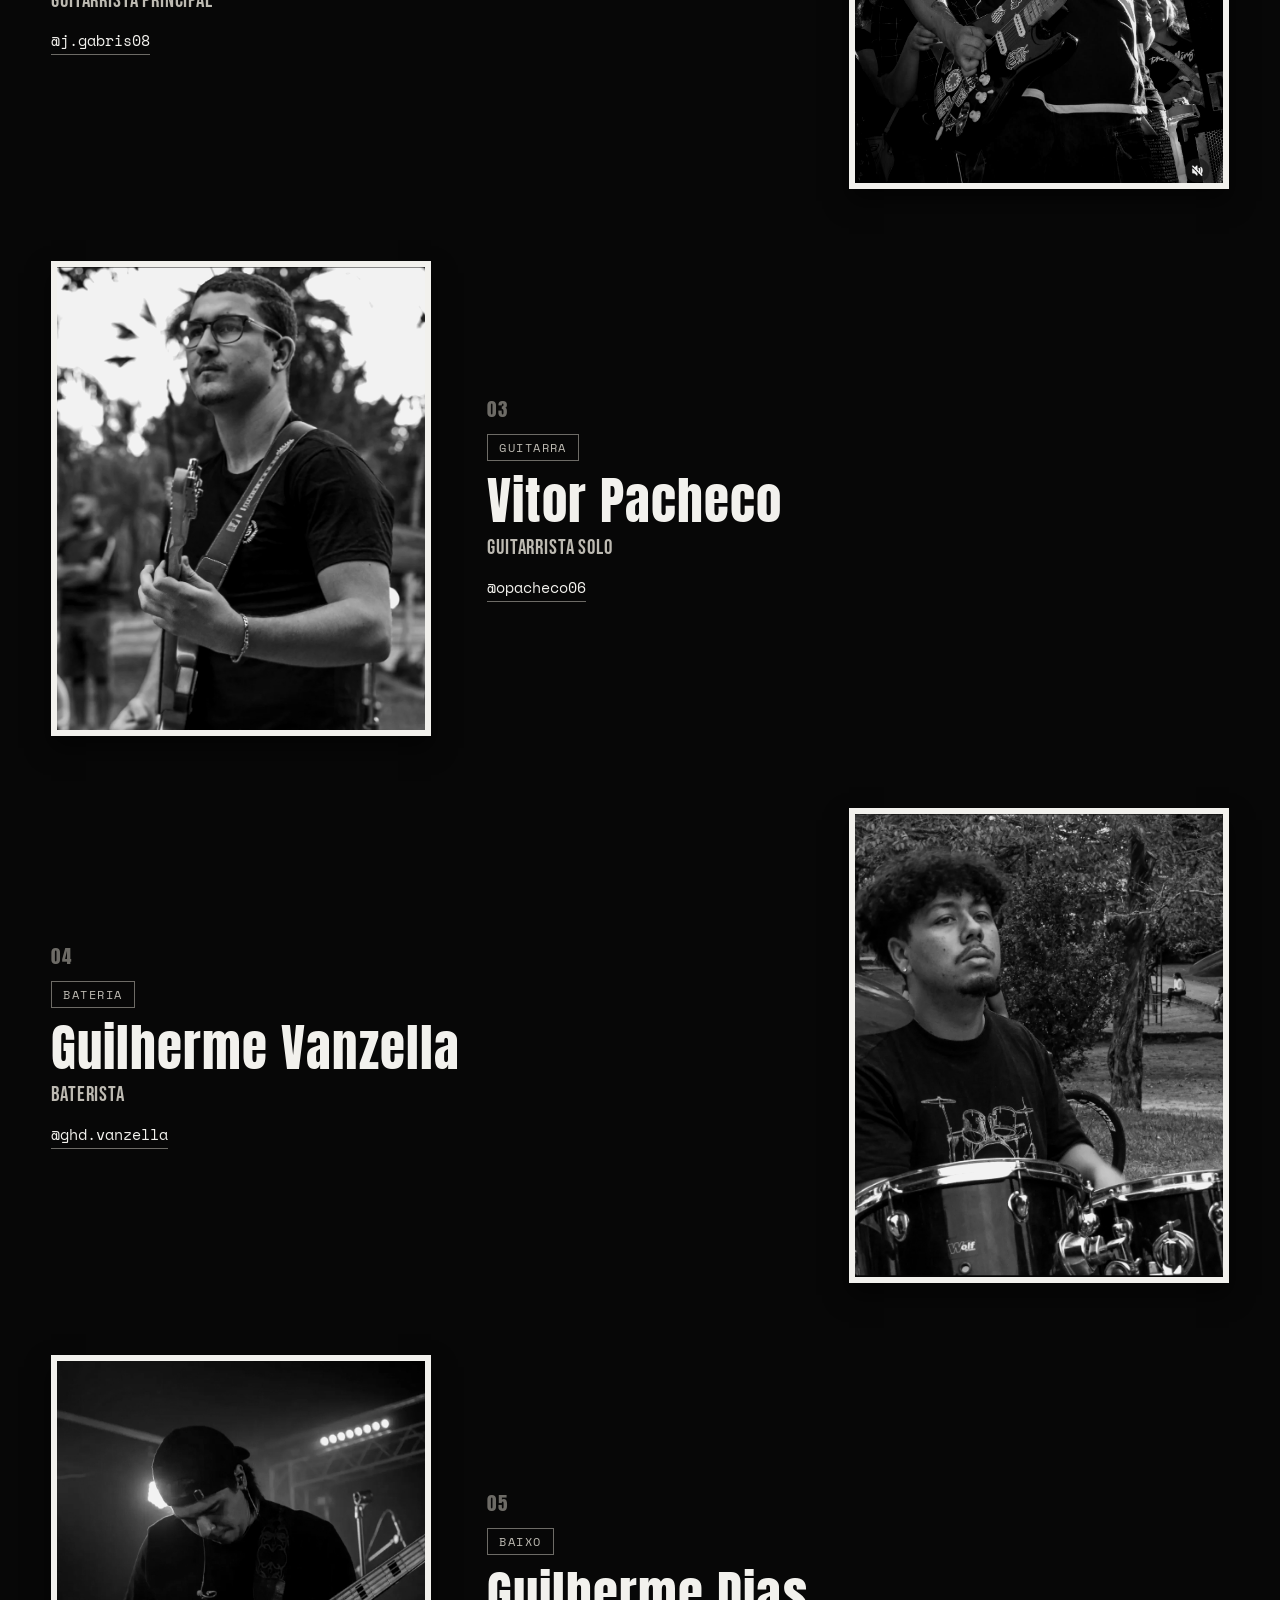
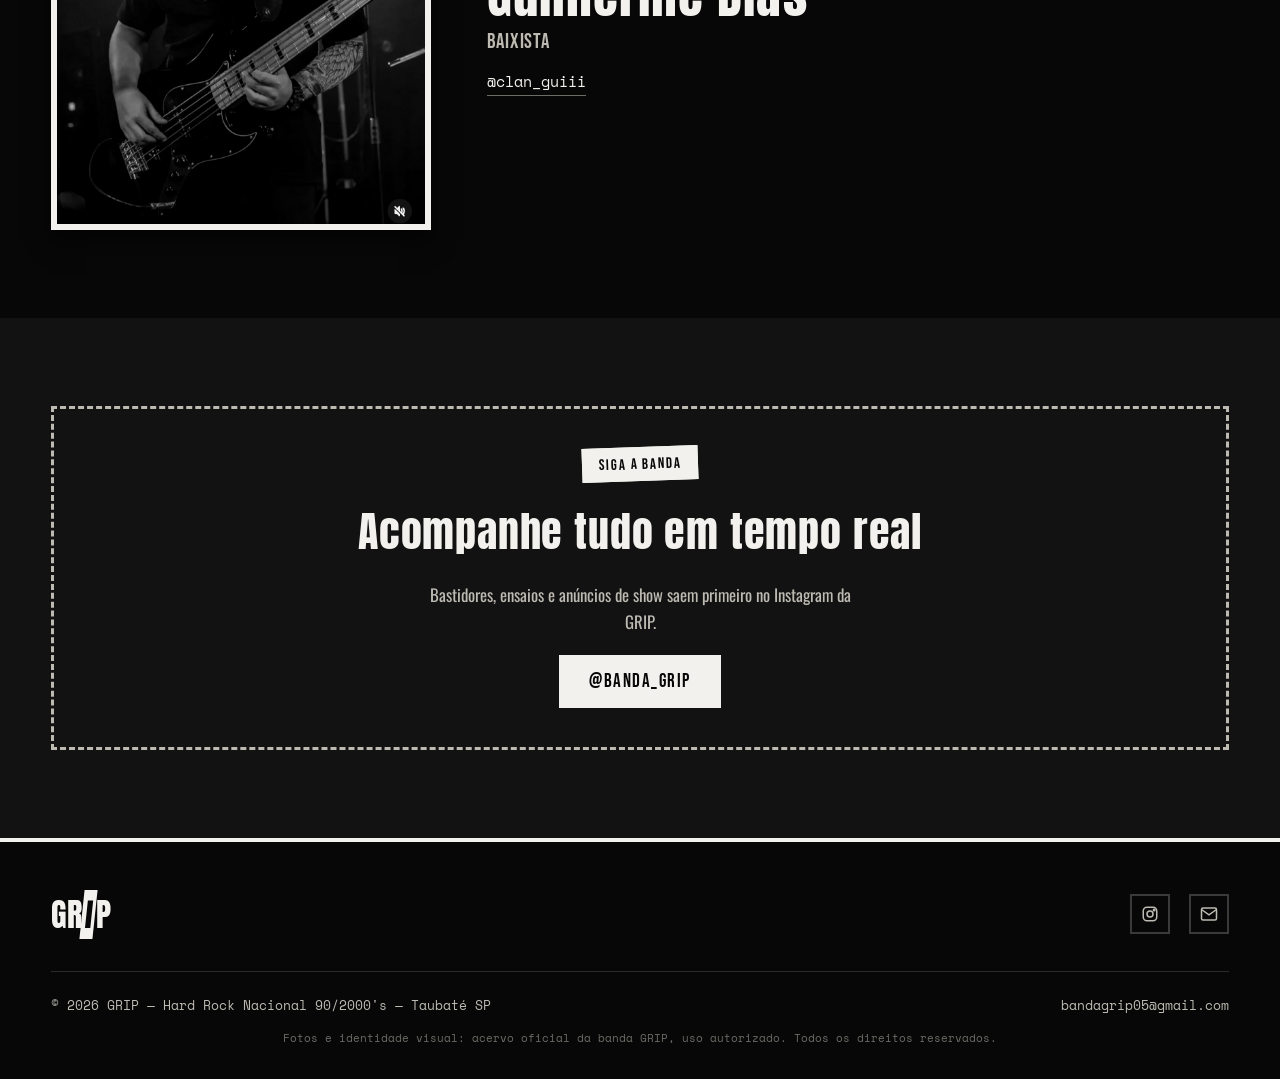
<file: sobre.html>
<!DOCTYPE html>
<html lang="pt-BR">
<head>
<meta charset="UTF-8">
<meta name="viewport" content="width=device-width, initial-scale=1.0">
<title>Sobre a Banda | GRIP — Hard Rock Nacional 90/2000's</title>
<meta name="description" content="Conheça a história, a sonoridade e os integrantes da GRIP, banda de hard rock nacional 90/2000's de Taubaté-SP.">
<link rel="icon" href="data:,">
<link rel="stylesheet" href="css/style.css">
</head>
<body>

<div class="tracking-glitch"></div>

<div class="ticker">
  <div class="ticker__track">
    <span>GRIP</span><span>HARD ROCK NACIONAL 90/2000'S</span><span>TAUBATÉ SP</span><span>UNDERGROUND</span>
    <span>GRIP</span><span>HARD ROCK NACIONAL 90/2000'S</span><span>TAUBATÉ SP</span><span>UNDERGROUND</span>
  </div>
</div>

<header class="site-header">
  <nav class="nav container">
    <a href="index.html" class="nav__logo">GR<span>I</span>P</a>
    <button class="nav__toggle" aria-label="Abrir menu" aria-expanded="false"><span></span></button>
    <ul class="nav__links">
      <li><a href="index.html">Home</a></li>
      <li><a href="sobre.html">Sobre</a></li>
      <li><a href="shows.html">Shows</a></li>
      <li><a href="produtos.html">Produtos</a></li>
      <li><a href="contato.html">Contato</a></li>
    </ul>
  </nav>
</header>

<main>

  <section class="page-hero">
    <div class="paper-corner" aria-hidden="true"></div>
    <div class="container">
      <span class="page-hero__kicker">Quem Somos</span>
      <h1 class="page-hero__title">A História</h1>
    </div>
  </section>

  <!-- HISTÓRIA -->
  <section class="section">
    <div class="container">
      <div class="bio">
        <div class="bio__text reveal">
          <p>
            Em <strong>Taubaté</strong>, no interior paulista, longe dos holofotes dos grandes centros, nasceu a <strong>GRIP</strong> —
            uma banda formada por quem cresceu ouvindo as guitarras pesadas e os refrões gritados do <strong>hard rock nacional das décadas de 90 e 2000</strong>.
          </p>
          <p>
            A proposta é simples e direta: não deixar esse som morrer. Enquanto a cena muda e os gêneros se misturam,
            a GRIP escolheu um caminho claro — manter viva a essência do rock brasileiro raiz, aquele que formou uma geração
            inteira de roqueiros underground, tocado com a mesma energia crua de sempre.
          </p>
          <p>
            Nascida no circuito underground de Taubaté-SP, a banda constrói sua trajetória show a show, ensaio a ensaio,
            levando pra cima do palco o repertório que não sai de moda — porque rock bom não tem data de validade.
          </p>
        </div>

        <div class="bio__clip reveal">
          <h3>"Underground de Taubaté pro resto do Brasil."</h3>
          <p>Hard rock nacional 90/2000's, tocado com volume no talo e respeito pela raiz do gênero.</p>
        </div>
      </div>
    </div>
  </section>

  <div class="divider--tape"></div>

  <!-- SONORIDADE -->
  <section class="section section--alt">
    <div class="container">
      <div class="section-head reveal">
        <span class="section-head__kicker">A Sonoridade</span>
        <h2 class="section-head__title">Guitarra pesada, refrão na veia</h2>
        <p class="section-head__sub">
          Repertório construído em cima dos maiores clássicos do hard rock nacional dos anos 90 e 2000 —
          aquele som de guitarra distorcida, base firme e vocal que não economiza na entrega.
        </p>
      </div>

      <div class="members">
        <article class="member-card reveal">
          <div class="member-card__photo tv-frame">
            <img class="tv-frame__photo" src="img/sonoridade-riff.jpg" alt="GRIP tocando ao vivo em show de bar">
          </div>
          <div class="member-card__body">
            <h3 class="member-card__name">Riff & Peso</h3>
            <p style="color:var(--paper-dim); font-size:.95rem; margin-top:.4rem;">Guitarras distorcidas e levadas marcantes, direto da escola do rock nacional raiz.</p>
          </div>
        </article>

        <article class="member-card reveal">
          <div class="member-card__photo tv-frame">
            <img class="tv-frame__photo" src="img/sonoridade-energia.jpg" alt="Integrantes da GRIP se divertindo nos bastidores">
          </div>
          <div class="member-card__body">
            <h3 class="member-card__name">Energia Ao Vivo</h3>
            <p style="color:var(--paper-dim); font-size:.95rem; margin-top:.4rem;">Shows intensos, suados e sem roteiro engessado — a GRIP vive o palco.</p>
          </div>
        </article>

        <article class="member-card reveal">
          <div class="member-card__photo tv-frame">
            <img class="tv-frame__photo" src="img/sonoridade-vocal.jpg" alt="Banda GRIP reunida">
          </div>
          <div class="member-card__body">
            <h3 class="member-card__name">Vocal de Rua</h3>
            <p style="color:var(--paper-dim); font-size:.95rem; margin-top:.4rem;">Refrão gritado junto com o público — do jeito que o hard rock nacional sempre pediu.</p>
          </div>
        </article>
      </div>
    </div>
  </section>

  <div class="divider"></div>

  <!-- INTEGRANTES COMPLETO -->
  <section class="section">
    <div class="container">
      <div class="section-head reveal">
        <span class="section-head__kicker">Formação</span>
        <h2 class="section-head__title">Os Integrantes</h2>
      </div>

      <div class="member-rows">

        <div class="member-row reveal">
          <div class="member-row__photo tv-frame">
            <img class="tv-frame__photo" src="img/vocalista.jpg" alt="Kauã Freitas Rivelo cantando ao vivo">
          </div>
          <div class="member-row__info">
            <span class="member-row__index">01</span>
            <span class="member-row__role">Vocal</span>
            <h3 class="member-row__name">Kauã Freitas Rivelo</h3>
            <p class="member-row__instrument">Vocalista</p>
            <a class="member-row__handle" href="https://www.instagram.com/kauafreitasrivelo/" target="_blank" rel="noopener">@kauafreitasrivelo</a>
          </div>
        </div>

        <div class="member-row reveal">
          <div class="member-row__photo tv-frame">
            <img class="tv-frame__photo" src="img/guitarrista-principal.jpg" alt="J. Gabris tocando guitarra">
          </div>
          <div class="member-row__info">
            <span class="member-row__index">02</span>
            <span class="member-row__role">Guitarra</span>
            <h3 class="member-row__name">João Gabriel</h3>
            <p class="member-row__instrument">Guitarrista Principal</p>
            <a class="member-row__handle" href="https://www.instagram.com/j.gabris08/" target="_blank" rel="noopener">@j.gabris08</a>
          </div>
        </div>

        <div class="member-row reveal">
          <div class="member-row__photo tv-frame">
            <img class="tv-frame__photo" src="img/guitarrista-solo.jpg" alt="O Pacheco tocando guitarra">
          </div>
          <div class="member-row__info">
            <span class="member-row__index">03</span>
            <span class="member-row__role">Guitarra</span>
            <h3 class="member-row__name">Vitor Pacheco</h3>
            <p class="member-row__instrument">Guitarrista Solo</p>
            <a class="member-row__handle" href="https://www.instagram.com/opacheco06/" target="_blank" rel="noopener">@opacheco06</a>
          </div>
        </div>

        <div class="member-row reveal">
          <div class="member-row__photo tv-frame">
            <img class="tv-frame__photo" src="img/baterista.jpg" alt="Baterista da GRIP">
          </div>
          <div class="member-row__info">
            <span class="member-row__index">04</span>
            <span class="member-row__role">Bateria</span>
            <h3 class="member-row__name">Guilherme Vanzella</h3>
            <p class="member-row__instrument">Baterista</p>
            <a class="member-row__handle" href="https://www.instagram.com/ghd.vanzella/" target="_blank" rel="noopener">@ghd.vanzella</a>
          </div>
        </div>

        <div class="member-row reveal">
          <div class="member-row__photo tv-frame">
            <img class="tv-frame__photo" src="img/baixista.jpg" alt="Baixista da GRIP">
          </div>
          <div class="member-row__info">
            <span class="member-row__index">05</span>
            <span class="member-row__role">Baixo</span>
            <h3 class="member-row__name">Guilherme Dias</h3>
            <p class="member-row__instrument">Baixista</p>
            <a class="member-row__handle" href="https://www.instagram.com/clan_guiii/" target="_blank" rel="noopener">@clan_guiii</a>
          </div>
        </div>

      </div>
    </div>
  </section>

  <section class="section section--alt">
    <div class="container">
      <div class="shows-cta reveal">
        <span class="badge badge--red">Siga a Banda</span>
        <h3>Acompanhe tudo em tempo real</h3>
        <p>Bastidores, ensaios e anúncios de show saem primeiro no Instagram da GRIP.</p>
        <div class="btn-row">
          <a class="btn btn--fill" href="https://www.instagram.com/banda_grip/" target="_blank" rel="noopener">@banda_grip</a>
        </div>
      </div>
    </div>
  </section>

</main>

<footer class="site-footer">
  <div class="container footer-inner">
    <div class="footer-logo">GR<span>I</span>P</div>
    <div class="footer-social">
      <a href="https://www.instagram.com/banda_grip/" target="_blank" rel="noopener" aria-label="Instagram">
        <svg viewBox="0 0 24 24" fill="none" stroke="currentColor" stroke-width="2"><rect x="3" y="3" width="18" height="18" rx="5"/><circle cx="12" cy="12" r="4"/><circle cx="17.5" cy="6.5" r="1"/></svg>
      </a>
      <a href="mailto:bandagrip05@gmail.com" aria-label="E-mail">
        <svg viewBox="0 0 24 24" fill="none" stroke="currentColor" stroke-width="2"><rect x="2" y="4" width="20" height="16" rx="2"/><path d="m2 6 10 7 10-7"/></svg>
      </a>
    </div>
  </div>
  <div class="container footer-bottom">
    <span>&copy; <span data-year></span> GRIP — Hard Rock Nacional 90/2000's — Taubaté SP</span>
    <span>bandagrip05@gmail.com</span>
  </div>
  <div class="container footer-credits">
    Fotos e identidade visual: acervo oficial da banda GRIP, uso autorizado. Todos os direitos reservados.
  </div>
</footer>

<script src="js/main.js"></script>
</body>
</html>
</file>
<file: css/style.css>
/* =========================================================
   GRIP — Hard Rock Nacional 90/2000's — Taubaté SP
   Tema: Jornal Rasgado + TV / Vidro Quebrado — Preto & Branco
   ========================================================= */

@import url('https://fonts.googleapis.com/css2?family=Anton&family=Bebas+Neue&family=Permanent+Marker&family=Playfair+Display:wght@700;900&family=Oswald:wght@400;500;600;700&family=Space+Mono:wght@400;700&display=swap');

:root{
  --black:#070707;
  --black-soft:#121212;
  --paper:#e9e6dd;
  --paper-dim:#bdbab2;
  --white:#f2f1ed;
  --ink:#d8d6cf;
  --grey:#3a3a38;
  --grey-light:#6d6b66;
  --line:#2a2a28;

  --f-display: 'Anton', 'Bebas Neue', sans-serif;
  --f-condensed: 'Bebas Neue', sans-serif;
  --f-hand: 'Permanent Marker', cursive;
  --f-serif: 'Playfair Display', serif;
  --f-body: 'Oswald', sans-serif;
  --f-mono: 'Space Mono', monospace;
}

*,*::before,*::after{ box-sizing:border-box; }
html{ scroll-behavior:smooth; }
body{
  margin:0;
  background:var(--black);
  color:var(--white);
  font-family:var(--f-body);
  font-weight:400;
  overflow-x:hidden;
  position:relative;
}

img{ max-width:100%; display:block; }
a{ color:inherit; text-decoration:none; }

/* ---------------------------------------------------------
   FUNDO DE PÁGINA (Home) — foto com blur
--------------------------------------------------------- */
.page-bg{
  position:fixed;
  inset:-40px;
  z-index:-1;
  overflow:hidden;
}
.page-bg img{
  width:100%; height:100%;
  object-fit:cover;
  filter:blur(9px) grayscale(1) brightness(.6) contrast(1.2);
  transform:scale(1.08);
}
.page-bg::after{
  content:"";
  position:absolute; inset:0;
  background:radial-gradient(ellipse at 50% 35%, transparent 0%, rgba(7,7,7,.65) 80%);
}

/* ---------------------------------------------------------
   FUNDO DO HERO (Home) — foto do adesivo, só no topo
--------------------------------------------------------- */
.hero__bg{
  position:absolute;
  inset:0;
  overflow:hidden;
  z-index:0;
}
.hero__bg img{
  width:100%; height:100%;
  object-fit:cover;
  object-position:center 30%;
  filter:grayscale(1) brightness(.85) contrast(1.15);
}
.hero__bg::after{
  content:"";
  position:absolute; inset:0;
  background:linear-gradient(100deg, rgba(7,7,7,.15) 0%, rgba(7,7,7,.35) 42%, rgba(7,7,7,.8) 68%, rgba(7,7,7,.95) 100%);
}

/* ---------------------------------------------------------
   ACENTOS DECORATIVOS — recortes "composição"
--------------------------------------------------------- */
.paper-corner{
  position:absolute;
  width:150px; height:150px;
  background-image:url("../img/composicao03.png");
  background-size:contain;
  background-repeat:no-repeat;
  opacity:.9;
  pointer-events:none;
  z-index:1;
}
.paper-corner--hero{
  top:-10px; left:4%;
  width:190px; height:190px;
  transform:rotate(-100deg);
}
.ink-stamp{
  position:absolute;
  inset:0;
  background-image:url("../img/composicao01.png");
  background-size:60% auto;
  background-repeat:no-repeat;
  background-position:center 20%;
  opacity:.14;
  pointer-events:none;
  z-index:0;
}
.film-strip{
  width:100%;
  height:90px;
  background-image:url("../img/composicao02.png");
  background-size:auto 160%;
  background-repeat:repeat-x;
  background-position:center;
  opacity:.8;
  margin-bottom:2.5rem;
}
ul{ margin:0; padding:0; list-style:none; }
h1,h2,h3,h4{ margin:0; font-family:var(--f-display); font-weight:400; letter-spacing:.02em; }
p{ margin:0; }

::selection{ background:var(--white); color:var(--black); }

/* ---------------------------------------------------------
   GRAIN / SCANLINE / STATIC OVERLAY (whole site = tela quebrada)
--------------------------------------------------------- */
body::before{
  content:"";
  position:fixed; inset:0;
  z-index:9999;
  pointer-events:none;
  opacity:.08;
  mix-blend-mode:overlay;
  background-image:url("data:image/svg+xml;utf8,<svg xmlns='http://www.w3.org/2000/svg' width='160' height='160'><filter id='n'><feTurbulence type='fractalNoise' baseFrequency='0.9' numOctaves='2' stitchTiles='stitch'/></filter><rect width='100%25' height='100%25' filter='url(%23n)'/></svg>");
  background-size:160px 160px;
  animation:staticJitter .4s steps(2) infinite;
}
body::after{
  content:"";
  position:fixed; inset:0;
  z-index:9998;
  pointer-events:none;
  background:repeating-linear-gradient(0deg, rgba(0,0,0,.14) 0px, rgba(0,0,0,.14) 1px, transparent 2px, transparent 3px);
  opacity:.3;
}
@keyframes staticJitter{
  0%{ transform:translate(0,0); }
  50%{ transform:translate(-1px,1px); }
  100%{ transform:translate(1px,-1px); }
}

/* tracking glitch bar que cruza a tela de vez em quando */
.tracking-glitch{
  position:fixed; left:0; right:0; height:10px;
  background:rgba(242,241,237,.08);
  z-index:9997;
  pointer-events:none;
  animation:trackingMove 7s linear infinite;
}
@keyframes trackingMove{
  0%{ top:-10%; opacity:0; }
  2%{ opacity:1; }
  6%{ opacity:0; }
  100%{ top:110%; opacity:0; }
}

.container{
  width:min(1180px, 92%);
  margin:0 auto;
}

/* ---------------------------------------------------------
   TICKER — tira de jornal rasgada
--------------------------------------------------------- */
.ticker{
  background:var(--white);
  color:var(--black);
  font-family:var(--f-condensed);
  font-size:1rem;
  letter-spacing:.08em;
  overflow:hidden;
  white-space:nowrap;
  position:relative;
  z-index:500;
  clip-path:polygon(0 0,2% 30%,4% 0,7% 40%,10% 5%,13% 35%,16% 0,19% 30%,22% 0,25% 40%,28% 5%,31% 30%,34% 0,37% 35%,40% 0,43% 30%,46% 5%,49% 35%,52% 0,55% 30%,58% 0,61% 40%,64% 5%,67% 30%,70% 0,73% 35%,76% 0,79% 30%,82% 5%,85% 35%,88% 0,91% 30%,94% 0,97% 35%,100% 0,100% 100%,0 100%);
  padding-top:4px;
}
.ticker__track{
  display:inline-flex;
  animation:ticker 22s linear infinite;
  padding:.5rem 0 .4rem;
}
.ticker__track span{
  padding:0 1.4rem;
  display:inline-flex;
  align-items:center;
  gap:.6rem;
  border-left:2px solid var(--black);
}
.ticker__track span:first-child{ border-left:none; }
.ticker__track span::before{ content:"//"; font-weight:700; }
@keyframes ticker{
  0%{ transform:translateX(0); }
  100%{ transform:translateX(-50%); }
}

/* ---------------------------------------------------------
   HEADER / NAV
--------------------------------------------------------- */
.site-header{
  position:sticky; top:0; z-index:400;
  background:rgba(7,7,7,.92);
  backdrop-filter:blur(3px);
  border-bottom:3px solid var(--grey);
}
.nav{
  display:flex;
  align-items:center;
  justify-content:space-between;
  padding:.9rem 0;
}
.nav__logo{
  font-family:var(--f-display);
  font-size:1.9rem;
  letter-spacing:.03em;
  color:var(--white);
  display:flex;
  align-items:center;
  gap:.5rem;
}
.nav__logo span{
  display:inline-block;
  background:var(--white);
  color:var(--black);
  padding:0 .2rem;
  transform:skewX(-6deg);
}
.nav__links{
  display:flex;
  gap:2rem;
  font-family:var(--f-condensed);
  font-size:1.15rem;
  letter-spacing:.06em;
}
.nav__links a{
  position:relative;
  padding:.2rem 0;
  color:var(--paper-dim);
  transition:color .2s ease;
}
.nav__links a:hover,
.nav__links a.active{ color:var(--white); }
.nav__links a::after{
  content:"";
  position:absolute; left:0; bottom:-4px;
  width:0; height:2px; background:var(--white);
  transition:width .25s ease;
}
.nav__links a:hover::after,
.nav__links a.active::after{ width:100%; }

.nav__toggle{
  display:none;
  background:none; border:2px solid var(--white);
  width:42px; height:38px;
  position:relative;
  cursor:pointer;
}
.nav__toggle span,
.nav__toggle span::before,
.nav__toggle span::after{
  content:""; position:absolute; left:8px; right:8px; height:2px; background:var(--white);
}
.nav__toggle span{ top:18px; }
.nav__toggle span::before{ top:-8px; }
.nav__toggle span::after{ top:8px; }

@media (max-width:860px){
  .nav__toggle{ display:block; }
  .nav__links{
    position:fixed; inset:0 0 0 auto;
    top:64px;
    width:70%;
    max-width:320px;
    height:calc(100vh - 64px);
    background:var(--black-soft);
    border-left:3px solid var(--white);
    flex-direction:column;
    padding:2rem 1.6rem;
    transform:translateX(100%);
    transition:transform .3s ease;
  }
  .nav__links.open{ transform:translateX(0); }
}

/* ---------------------------------------------------------
   BADGES / BUTTONS
--------------------------------------------------------- */
.badge{
  display:inline-flex; align-items:center; gap:.4rem;
  font-family:var(--f-condensed);
  font-size:.95rem;
  letter-spacing:.12em;
  padding:.35rem .9rem;
  border:2px solid var(--white);
  color:var(--white);
  transform:rotate(-2deg);
}
.badge--red{ background:var(--white); color:var(--black); }
.badge--mustard{ color:var(--paper-dim); border-color:var(--paper-dim); }

.btn{
  display:inline-flex; align-items:center; gap:.6rem;
  font-family:var(--f-condensed);
  font-size:1.2rem;
  letter-spacing:.08em;
  padding:.75rem 1.7rem;
  border:3px solid var(--white);
  color:var(--white);
  background:transparent;
  position:relative;
  transition:background .2s ease, color .2s ease, transform .15s ease;
}
.btn:hover{ transform:translate(-2px,-2px); }
.btn--fill{
  background:var(--white);
  border-color:var(--white);
  color:var(--black);
}
.btn--fill:hover{ background:var(--paper-dim); border-color:var(--paper-dim); }

.btn-row{ display:flex; gap:1rem; flex-wrap:wrap; }
.hero .btn-row{ justify-content:flex-end; }

/* ---------------------------------------------------------
   HERO
--------------------------------------------------------- */
.hero{
  position:relative;
  min-height:92vh;
  display:flex;
  align-items:center;
  padding:3rem 0 4rem;
  background:
    radial-gradient(ellipse at 50% 20%, rgba(255,255,255,.08), transparent 60%),
    repeating-radial-gradient(circle at 10% 90%, rgba(242,241,237,.03) 0 2px, transparent 2px 4px),
    linear-gradient(rgba(7,7,7,.35), rgba(7,7,7,.65));
  overflow:hidden;
  border-bottom:6px solid var(--white);
}
.hero::before{
  content:"";
  position:absolute; inset:0;
  background-image:
    linear-gradient(transparent 95%, rgba(242,241,237,.06) 100%),
    linear-gradient(90deg, transparent 95%, rgba(242,241,237,.06) 100%);
  background-size:40px 40px;
  opacity:.5;
  pointer-events:none;
}
.hero__inner{
  position:relative;
  z-index:2;
  display:flex;
  flex-direction:column;
  align-items:flex-end;
  text-align:right;
  margin-left:auto;
  gap:1.4rem;
}
.hero__eyebrow{
  font-family:var(--f-serif);
  font-style:italic;
  font-size:.95rem;
  letter-spacing:.1em;
  color:var(--paper-dim);
  border-top:1px solid var(--grey-light);
  border-bottom:1px solid var(--grey-light);
  padding:.3rem 0;
}
.hero__title{
  font-size:clamp(4.5rem, 16vw, 11rem);
  line-height:.85;
  color:var(--white);
  text-shadow:
    3px 0 0 rgba(242,241,237,.5),
    -3px 0 0 rgba(0,0,0,.6),
    8px 8px 0 var(--black);
  position:relative;
  animation:glitch 6s infinite;
}
.hero__title em{
  font-style:normal;
  display:inline-block;
  color:var(--black);
  background:var(--white);
  padding:0 .06em;
  text-shadow:none;
  transform:skewX(-4deg);
}
@keyframes glitch{
  0%,88%,100%{ transform:translate(0,0); filter:none; clip-path:none; }
  89%{ transform:translate(-4px,2px); filter:brightness(1.4) contrast(1.3); }
  90%{ transform:translate(4px,-2px) skewX(1deg); }
  91%{ transform:translate(-2px,0); filter:invert(.1); }
  92%{ transform:translate(0,2px); }
  93%{ transform:translate(0,0); }
}
.hero__tagline{
  font-family:var(--f-condensed);
  font-size:clamp(1.3rem,2.6vw,2rem);
  letter-spacing:.04em;
  color:var(--paper-dim);
  max-width:34ch;
}
.hero__tagline strong{ color:var(--white); }
.hero__meta{
  display:flex; gap:.8rem; flex-wrap:wrap;
  justify-content:flex-end;
  margin-top:.4rem;
}
.hero__scroll{
  position:absolute;
  left:6%;
  bottom:3rem;
  writing-mode:vertical-rl;
  font-family:var(--f-mono);
  font-size:.8rem;
  letter-spacing:.3em;
  color:var(--paper-dim);
  display:flex; align-items:center; gap:.6rem;
}
.hero__scroll::after{
  content:"";
  width:2px; height:60px;
  background:linear-gradient(var(--white), transparent);
}

/* ---------------------------------------------------------
   SECTION GENERIC
--------------------------------------------------------- */
.section{
  padding:5.5rem 0;
  position:relative;
}
.section--alt{ background:var(--black-soft); }
.section--over-photo{ background:rgba(18,18,18,.82); }
.section-head{
  margin-bottom:3rem;
  display:flex; flex-direction:column; gap:.6rem;
}
.section-head__kicker{
  font-family:var(--f-serif);
  font-style:italic;
  color:var(--paper-dim);
  letter-spacing:.1em;
  font-size:.95rem;
}
.section-head__title{
  font-size:clamp(2.6rem,6vw,4.5rem);
  color:var(--white);
  position:relative;
  display:inline-block;
}
.section-head__title::after{
  content:"";
  position:absolute; left:0; bottom:-10px;
  width:90px; height:6px; background:var(--white);
}
.section-head__sub{
  font-family:var(--f-body);
  color:var(--paper-dim);
  max-width:60ch;
  font-size:1.05rem;
  line-height:1.6;
}

/* halftone divider */
.divider{
  height:46px;
  background-image:radial-gradient(var(--grey) 2px, transparent 2.2px);
  background-size:14px 14px;
  opacity:.5;
}
.divider--tape{
  height:28px;
  background:repeating-linear-gradient(45deg, var(--white) 0 18px, var(--black) 18px 36px);
  border-top:3px solid var(--black);
  border-bottom:3px solid var(--black);
  opacity:.85;
}
/* rasgo entre seções, como papel de jornal arrancado */
.torn-divider{
  position:relative;
  height:50px;
  background:var(--black);
  overflow:hidden;
}
.torn-divider::before{
  content:"";
  position:absolute; left:0; right:0; top:0; height:30px;
  background:var(--black-soft);
  clip-path:polygon(0 0,3% 100%,6% 20%,9% 90%,12% 10%,15% 70%,18% 0,21% 80%,24% 15%,27% 100%,30% 25%,33% 90%,36% 5%,39% 75%,42% 0,45% 85%,48% 20%,51% 100%,54% 10%,57% 70%,60% 0,63% 90%,66% 15%,69% 80%,72% 5%,75% 95%,78% 20%,81% 70%,84% 0,87% 85%,90% 10%,93% 95%,96% 0,100% 60%,100% 0);
}

/* ---------------------------------------------------------
   MOLDURA — foto de jornal com clipe (imagem real)
--------------------------------------------------------- */
.tv-frame{
  position:relative;
  overflow:hidden;
  display:flex; align-items:center; justify-content:center;
  background:
    radial-gradient(ellipse at 50% 30%, rgba(255,255,255,.08), transparent 65%),
    linear-gradient(160deg,#1c1c1a,#070707);
  border:6px solid var(--white);
  box-shadow:0 12px 22px rgba(0,0,0,.55);
  animation:frameSway 8s ease-in-out infinite;
  transform-origin:top center;
}
@keyframes frameSway{
  0%,100%{ transform:rotate(-1.2deg); }
  50%{ transform:rotate(1.2deg); }
}
.tv-frame svg{ position:relative; z-index:5; width:40%; opacity:.9; }
.tv-frame__photo{
  position:absolute;
  inset:0;
  width:100%; height:100%;
  object-fit:cover;
  z-index:1;
  filter:grayscale(1) contrast(1.08) brightness(.95);
}

/* moldura de jornal com clipe (imagem real) — só na página Shows */
.tv-frame--wide{
  width:100%;
  aspect-ratio:21/9;
  overflow:visible;
  border:none;
  box-shadow:none;
}
.tv-frame--wide::before{
  content:"";
  position:absolute; inset:-6%;
  background-image:url("../img/jornal01.png");
  background-repeat:no-repeat;
  background-position:center;
  background-size:contain;
  z-index:4;
  pointer-events:none;
  filter:drop-shadow(0 14px 20px rgba(0,0,0,.6));
}
.tv-frame--wide svg{ width:20%; max-width:170px; }
.tv-frame--wide .gallery__caption{
  font-size:.8rem;
  z-index:5;
}

/* ---------------------------------------------------------
   FEATURE LIST (texto simples, sem moldura de foto)
--------------------------------------------------------- */
.feature-grid{
  display:grid;
  grid-template-columns:repeat(auto-fit, minmax(240px,1fr));
  gap:2.4rem;
  margin-top:3rem;
}
.feature-item{
  border-top:3px solid var(--white);
  padding-top:1.2rem;
}
.feature-item svg{ width:36px; height:36px; margin-bottom:1rem; }
.feature-item h3{
  font-family:var(--f-condensed);
  font-size:1.6rem;
  letter-spacing:.03em;
  color:var(--white);
}
.feature-item p{
  color:var(--paper-dim);
  font-size:.95rem;
  margin-top:.4rem;
  line-height:1.5;
}

/* ---------------------------------------------------------
   SOBRE / BIO
--------------------------------------------------------- */
.bio{
  display:grid;
  grid-template-columns:1.1fr .9fr;
  gap:3rem;
  align-items:start;
}
.bio__text{
  font-size:1.1rem;
  line-height:1.8;
  color:var(--paper-dim);
}
.bio__text p + p{ margin-top:1.2rem; }
.bio__text strong{ color:var(--white); }
.bio__clip{
  background:var(--paper);
  color:var(--black);
  padding:2rem;
  transform:rotate(1.5deg);
  box-shadow:10px 10px 0 var(--black), 10px 10px 0 2px var(--white);
  font-family:var(--f-mono);
  position:relative;
  clip-path:polygon(
    0% 3%, 4% 0%, 10% 2%, 18% 0%, 27% 2%, 36% 0%, 45% 2%, 54% 0%,
    63% 2%, 72% 0%, 81% 2%, 90% 0%, 100% 3%,
    99% 15%, 100% 30%, 99% 45%, 100% 60%, 99% 75%, 100% 90%, 100% 97%,
    91% 100%, 82% 98%, 73% 100%, 64% 98%, 55% 100%, 46% 98%, 37% 100%, 28% 98%, 19% 100%, 10% 98%, 1% 100%,
    0% 85%, 1% 70%, 0% 55%, 1% 40%, 0% 25%, 1% 10%
  );
  animation:paperSway 9s ease-in-out infinite;
}
@keyframes paperSway{
  0%,100%{ transform:rotate(1.5deg); }
  50%{ transform:rotate(.3deg); }
}
.bio__clip::before{
  content:"RECORTE DE JORNAL";
  position:absolute; top:-14px; left:16px;
  background:var(--black); color:var(--white);
  font-family:var(--f-condensed);
  letter-spacing:.14em;
  font-size:.75rem;
  padding:.2rem .6rem;
}
.bio__clip h3{
  font-family:var(--f-hand);
  color:var(--black);
  font-size:1.6rem;
  margin-bottom:.8rem;
}
.bio__stats{
  display:flex;
  gap:1.4rem;
  margin-top:2.4rem;
  flex-wrap:wrap;
}
.stat{
  border-left:3px solid var(--white);
  padding-left:.8rem;
}
.stat__num{
  font-family:var(--f-display);
  font-size:2.2rem;
  color:var(--white);
  display:block;
}
.stat__label{
  font-family:var(--f-mono);
  font-size:.75rem;
  letter-spacing:.1em;
  color:var(--paper-dim);
  text-transform:uppercase;
}

@media (max-width:900px){
  .bio{ grid-template-columns:1fr; }
}

/* ---------------------------------------------------------
   INTEGRANTES
--------------------------------------------------------- */
.members{
  display:grid;
  grid-template-columns:repeat(auto-fit, minmax(240px,1fr));
  gap:2.4rem;
}
.member-card{
  position:relative;
  padding:0 0 1.6rem;
  transition:transform .25s ease;
}
.member-card:hover{ transform:translateY(-6px); }
.member-card__photo{
  aspect-ratio:3/4;
  display:flex; align-items:center; justify-content:center;
  position:relative;
  transform:rotate(-1.5deg);
}
.member-card:nth-child(even) .member-card__photo{ transform:rotate(1.5deg); }
.member-card__role{
  position:absolute; bottom:.8rem; left:.8rem;
  font-family:var(--f-mono); font-size:.7rem; letter-spacing:.1em;
  background:var(--white); color:var(--black); padding:.2rem .6rem;
  z-index:5;
}
.member-card__body{ padding:1.2rem 1.4rem 0; }
.member-card__name{
  font-family:var(--f-condensed);
  font-size:1.6rem;
  letter-spacing:.03em;
  color:var(--white);
}
.member-card__name a{ color:inherit; transition:color .2s ease; }
.member-card__name a:hover{ color:var(--paper-dim); }
.member-card__instrument{
  font-family:var(--f-mono);
  font-size:.8rem;
  letter-spacing:.08em;
  text-transform:uppercase;
  color:var(--grey-light);
  margin-top:.25rem;
}
.member-card__handle{
  font-family:var(--f-mono);
  font-size:.85rem;
  color:var(--paper-dim);
  display:inline-flex; gap:.3rem; margin-top:.5rem;
  transition:color .2s ease;
}
.member-card__handle:hover{ color:var(--white); }

/* ---------------------------------------------------------
   INTEGRANTES — grade no desktop, carrossel só no mobile
--------------------------------------------------------- */
.carousel{
  position:relative;
}
.carousel__track{
  display:grid;
  grid-template-columns:repeat(auto-fit, minmax(190px, 1fr));
  gap:2rem;
}
.carousel__slide{ width:auto; }
.carousel__btn,
.carousel__counter{ display:none; }

@media (max-width:860px){
  .carousel{ padding:0 56px; }
  .carousel__track{
    display:flex;
    gap:2rem;
    overflow-x:auto;
    scroll-snap-type:x mandatory;
    scroll-behavior:smooth;
    padding:.5rem 0 1.2rem;
    margin:0 -4px;
    -ms-overflow-style:none;
    scrollbar-width:none;
  }
  .carousel__track::-webkit-scrollbar{ display:none; }
  .carousel__slide{
    flex:0 0 auto;
    width:250px;
    scroll-snap-align:start;
    padding:0 4px;
  }
  .carousel__btn{
    display:flex;
    position:absolute; top:36%; transform:translateY(-50%);
    width:46px; height:46px;
    border:2px solid var(--white);
    background:var(--black);
    color:var(--white);
    align-items:center; justify-content:center;
    cursor:pointer;
    z-index:10;
    font-family:var(--f-display);
    font-size:1.3rem;
    line-height:1;
    transition:background .2s ease, color .2s ease;
  }
  .carousel__btn:hover{ background:var(--white); color:var(--black); }
  .carousel__btn--prev{ left:0; }
  .carousel__btn--next{ right:0; }
  .carousel__counter{
    display:block;
    text-align:center;
    margin-top:1rem;
    font-family:var(--f-mono);
    letter-spacing:.2em;
    font-size:.8rem;
    color:var(--paper-dim);
  }
  .carousel__counter strong{ color:var(--white); }
}
@media (max-width:640px){
  .carousel{ padding:0; }
  .carousel__btn{ display:none; }
  .carousel__slide{ width:72vw; }
}

/* ---------------------------------------------------------
   INTEGRANTES EM LINHA (página Sobre) — foto/texto alternados
--------------------------------------------------------- */
.member-rows{
  display:flex;
  flex-direction:column;
  gap:4.5rem;
}
.member-row{
  display:flex;
  align-items:center;
  gap:3.5rem;
}
.member-row:nth-child(even){ flex-direction:row-reverse; }
.member-row__photo{
  flex:0 0 42%;
  aspect-ratio:4/5;
  max-width:380px;
}
.member-row__info{
  flex:1;
  min-width:0;
}
.member-row__index{
  display:block;
  font-family:var(--f-display);
  font-size:1.2rem;
  color:var(--grey-light);
  letter-spacing:.1em;
  margin-bottom:.6rem;
}
.member-row__role{
  display:inline-block;
  font-family:var(--f-mono);
  font-size:.75rem;
  letter-spacing:.12em;
  text-transform:uppercase;
  border:1px solid var(--grey-light);
  color:var(--paper-dim);
  padding:.25rem .7rem;
  margin-bottom:1rem;
}
.member-row__name{
  font-size:clamp(2.2rem,4vw,3.4rem);
  color:var(--white);
  line-height:.95;
}
.member-row__name a{ color:inherit; transition:color .2s ease; }
.member-row__name a:hover{ color:var(--paper-dim); }
.member-row__instrument{
  font-family:var(--f-condensed);
  font-size:1.3rem;
  letter-spacing:.04em;
  color:var(--paper-dim);
  margin-top:.6rem;
}
.member-row__handle{
  display:inline-flex;
  margin-top:1rem;
  font-family:var(--f-mono);
  font-size:.95rem;
  color:var(--white);
  border-bottom:1px solid var(--grey-light);
  padding-bottom:.2rem;
  transition:color .2s ease, border-color .2s ease;
}
.member-row__handle:hover{ color:var(--paper-dim); border-color:var(--paper-dim); }

@media (max-width:760px){
  .member-row,
  .member-row:nth-child(even){
    flex-direction:column;
    align-items:flex-start;
    gap:1.6rem;
  }
  .member-row__photo{
    flex:0 0 auto;
    width:100%;
    max-width:420px;
    aspect-ratio:4/5;
  }
}

/* ---------------------------------------------------------
   SHOWS
--------------------------------------------------------- */
.shows-cta{
  border:3px dashed var(--paper-dim);
  padding:2.4rem;
  text-align:center;
  display:flex; flex-direction:column; align-items:center; gap:1.2rem;
}
.shows-cta h3{
  font-size:clamp(1.8rem,4vw,2.6rem);
  color:var(--white);
}
.shows-cta p{
  color:var(--paper-dim);
  max-width:50ch;
  font-size:1.05rem;
  line-height:1.6;
}

.show-list{ display:flex; flex-direction:column; margin-top:3rem; }
.show-row{
  display:grid;
  grid-template-columns:120px 1fr auto;
  gap:1.4rem;
  align-items:center;
  padding:1.3rem 0;
  border-bottom:2px solid var(--grey);
}
.show-row__date{
  font-family:var(--f-display);
  font-size:1.6rem;
  color:var(--white);
  line-height:1;
}
.show-row__date span{
  display:block;
  font-family:var(--f-mono);
  font-size:.7rem;
  color:var(--paper-dim);
  letter-spacing:.1em;
  margin-top:.2rem;
}
.show-row__info h4{
  font-family:var(--f-condensed);
  font-size:1.4rem;
  color:var(--white);
}
.show-row__info p{
  font-family:var(--f-body);
  color:var(--paper-dim);
  font-size:.95rem;
}
@media (max-width:640px){
  .show-row{ grid-template-columns:1fr; text-align:left; gap:.4rem; }
}

/* ---------------------------------------------------------
   GALERIA
--------------------------------------------------------- */
.gallery{
  display:grid;
  grid-template-columns:repeat(auto-fit, minmax(230px,1fr));
  gap:2rem;
}
.gallery__item{
  aspect-ratio:1/1;
  position:relative;
}
.gallery__item:nth-child(odd){ transform:rotate(-1.4deg); }
.gallery__item:nth-child(even){ transform:rotate(1.4deg); }
.gallery__caption{
  position:absolute; bottom:0; left:0; right:0;
  background:rgba(7,7,7,.85);
  font-family:var(--f-mono);
  font-size:.7rem;
  letter-spacing:.08em;
  color:var(--paper-dim);
  padding:.5rem .7rem;
  text-transform:uppercase;
  z-index:5;
}

/* ---------------------------------------------------------
   PRODUTOS — caixa "em breve"
--------------------------------------------------------- */
.coming-soon{
  border:3px dashed var(--paper-dim);
  padding:3.5rem 2.4rem;
  text-align:center;
  display:flex; flex-direction:column; align-items:center; gap:1.1rem;
}
.coming-soon__logo{
  width:150px;
  margin-bottom:.6rem;
  filter:invert(1);
  animation:logoFlicker 5s ease-in-out infinite;
}
@keyframes logoFlicker{
  0%,100%{ opacity:1; }
  48%{ opacity:1; }
  50%{ opacity:.7; }
  52%{ opacity:1; }
  74%{ opacity:1; }
  75%{ opacity:.85; }
  76%{ opacity:1; }
}
.coming-soon h3{
  font-size:clamp(1.8rem,4vw,2.6rem);
  color:var(--white);
}
.coming-soon p{
  color:var(--paper-dim);
  max-width:50ch;
  font-size:1.05rem;
  line-height:1.6;
}

/* ---------------------------------------------------------
   PRODUTOS (catálogo futuro) — pronto para quando a loja abrir
--------------------------------------------------------- */
.product-grid{
  display:grid;
  grid-template-columns:repeat(auto-fit, minmax(240px,1fr));
  gap:2.4rem;
}
.product-card{ position:relative; }
.product-card__photo{
  aspect-ratio:1/1;
  margin-bottom:1.2rem;
}
.product-card__name{
  font-family:var(--f-condensed);
  font-size:1.5rem;
  letter-spacing:.03em;
  color:var(--white);
}
.product-card__desc{
  color:var(--paper-dim);
  font-size:.9rem;
  margin-top:.3rem;
}
.product-card__price{
  font-family:var(--f-mono);
  font-size:1.1rem;
  color:var(--white);
  margin:.6rem 0 1rem;
}

/* ---------------------------------------------------------
   CONTATO
--------------------------------------------------------- */
.contact-grid{
  display:flex;
  justify-content:center;
}
.contact-card{
  background:var(--black-soft);
  border:2px solid var(--grey);
  padding:2.4rem;
  max-width:640px;
  width:100%;
}
.contact-card h3{
  font-family:var(--f-condensed);
  font-size:1.8rem;
  color:var(--white);
  margin-bottom:1.2rem;
}
.contact-list{ display:flex; flex-direction:column; gap:1rem; }
.contact-list a{
  display:flex; align-items:center; gap:.8rem;
  font-family:var(--f-body);
  font-size:1.05rem;
  color:var(--paper-dim);
  border-bottom:1px solid var(--grey);
  padding-bottom:.8rem;
  transition:color .2s ease, padding-left .2s ease;
}
.contact-list a:hover{ color:var(--white); padding-left:.4rem; }
.contact-list svg{ width:20px; height:20px; flex-shrink:0; stroke:var(--white); }

/* ---------------------------------------------------------
   FOOTER
--------------------------------------------------------- */
.site-footer{
  border-top:4px solid var(--white);
  padding:3rem 0 2rem;
  background:var(--black);
}
.footer-inner{
  display:flex; justify-content:space-between; align-items:center; flex-wrap:wrap; gap:1.5rem;
}
.footer-logo{
  font-family:var(--f-display);
  font-size:2rem;
  color:var(--white);
}
.footer-logo span{
  display:inline-block;
  background:var(--white);
  color:var(--black);
  padding:0 .2rem;
  transform:skewX(-6deg);
}
.footer-social{ display:flex; gap:1.2rem; }
.footer-social a{
  width:40px; height:40px;
  border:2px solid var(--grey);
  display:flex; align-items:center; justify-content:center;
  transition:border-color .2s ease, color .2s ease;
  color:var(--paper-dim);
}
.footer-social a:hover{ border-color:var(--white); color:var(--white); }
.footer-social svg{ width:18px; height:18px; }
.footer-bottom{
  margin-top:2rem;
  padding-top:1.5rem;
  border-top:1px solid var(--line);
  font-family:var(--f-mono);
  font-size:.8rem;
  color:var(--paper-dim);
  display:flex; justify-content:space-between; flex-wrap:wrap; gap:.6rem;
}
.footer-credits{
  margin-top:.9rem;
  font-family:var(--f-mono);
  font-size:.7rem;
  line-height:1.6;
  color:var(--grey-light);
  text-align:center;
}

/* ---------------------------------------------------------
   PAGE HERO (inner pages)
--------------------------------------------------------- */
.page-hero{
  padding:4.5rem 0 3rem;
  border-bottom:5px solid var(--white);
  background:
    radial-gradient(ellipse at 20% 0%, rgba(255,255,255,.1), transparent 60%),
    var(--black);
  position:relative;
}
.page-hero .paper-corner{
  top:-10px; right:6%;
  transform:rotate(10deg);
}
.page-hero__kicker{
  font-family:var(--f-serif);
  font-style:italic;
  color:var(--paper-dim);
  letter-spacing:.1em;
  font-size:.95rem;
}
.page-hero__title{
  font-size:clamp(3rem,9vw,6rem);
  color:var(--white);
  text-shadow:3px 0 0 rgba(255,255,255,.4), -3px 0 0 rgba(0,0,0,.6), 5px 5px 0 var(--black);
  margin-top:.6rem;
}

/* ---------------------------------------------------------
   REVEAL ON SCROLL
--------------------------------------------------------- */
.reveal{
  opacity:0;
  transform:translateY(30px);
  transition:opacity .7s ease, transform .7s ease;
}
.reveal.is-visible{ opacity:1; transform:translateY(0); }

/* ---------------------------------------------------------
   UTILITIES
--------------------------------------------------------- */
.mt-lg{ margin-top:3rem; }
.text-center{ text-align:center; }
</file>
